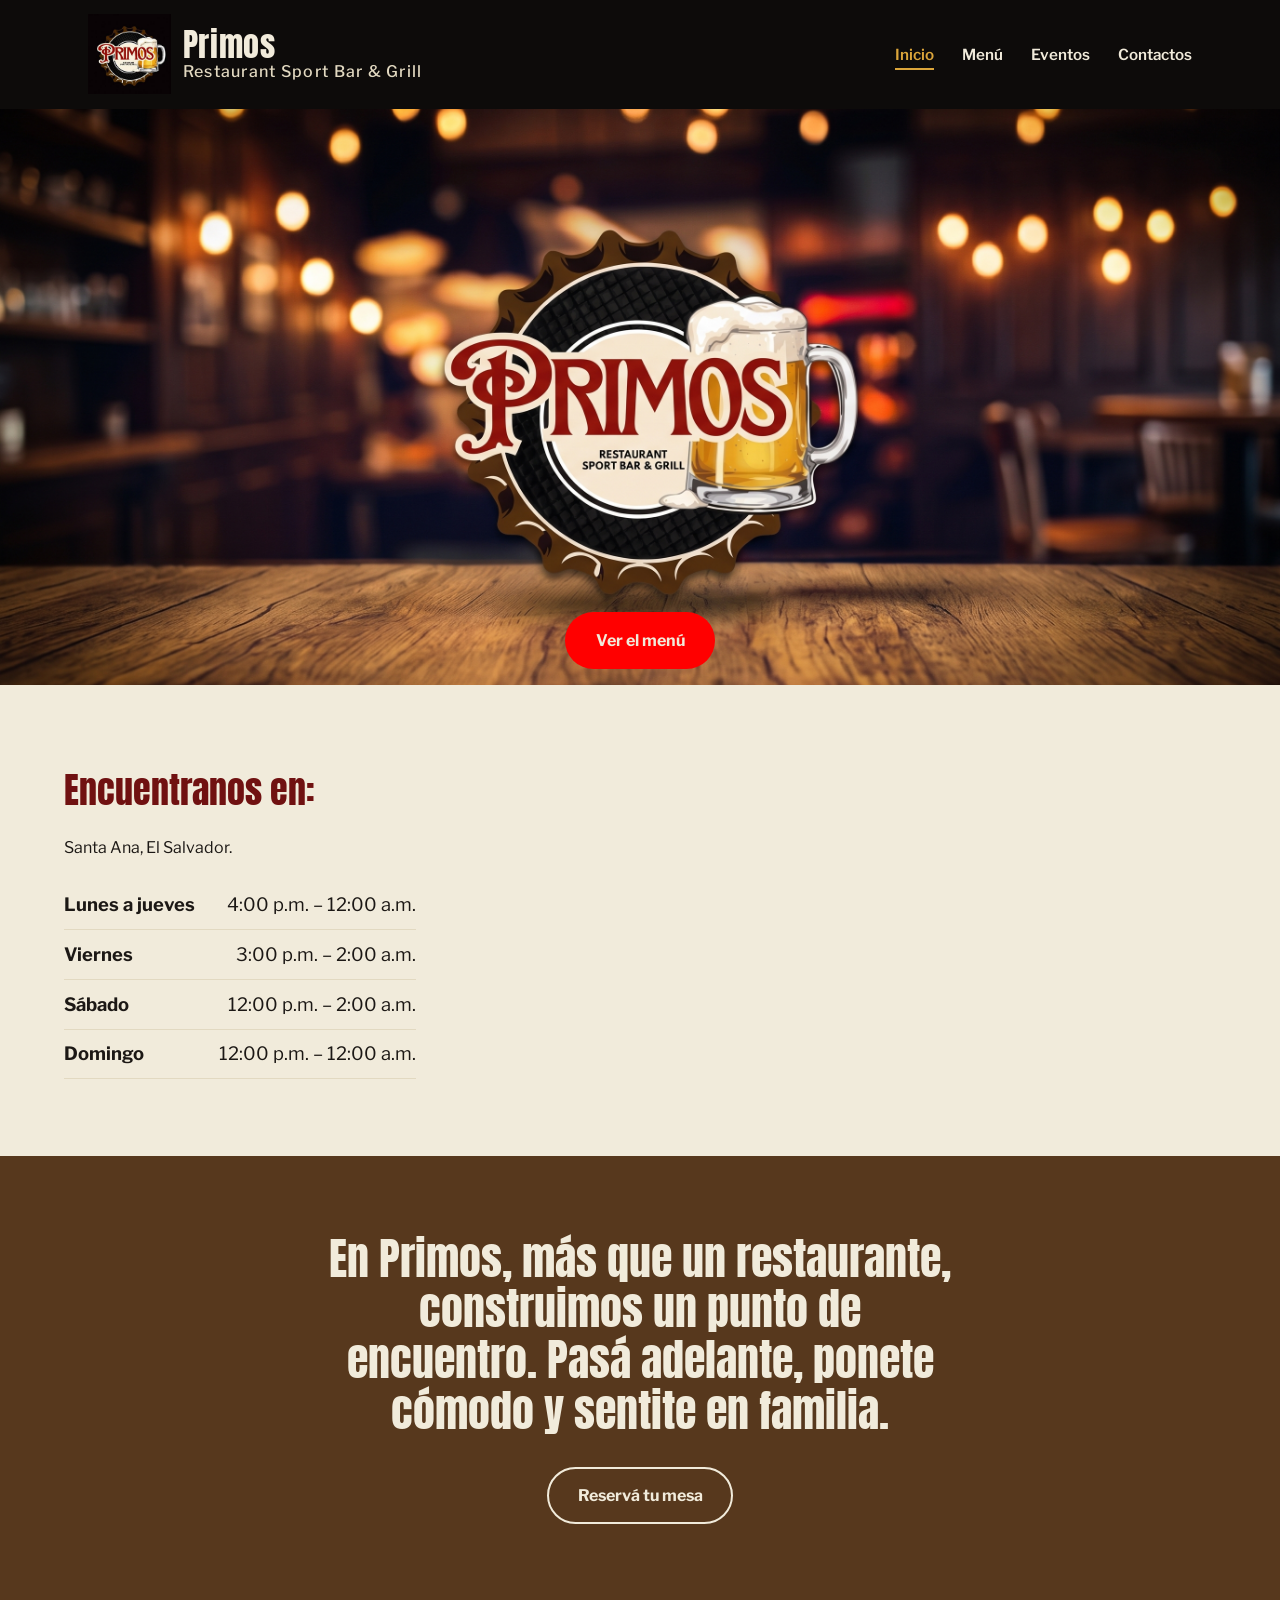
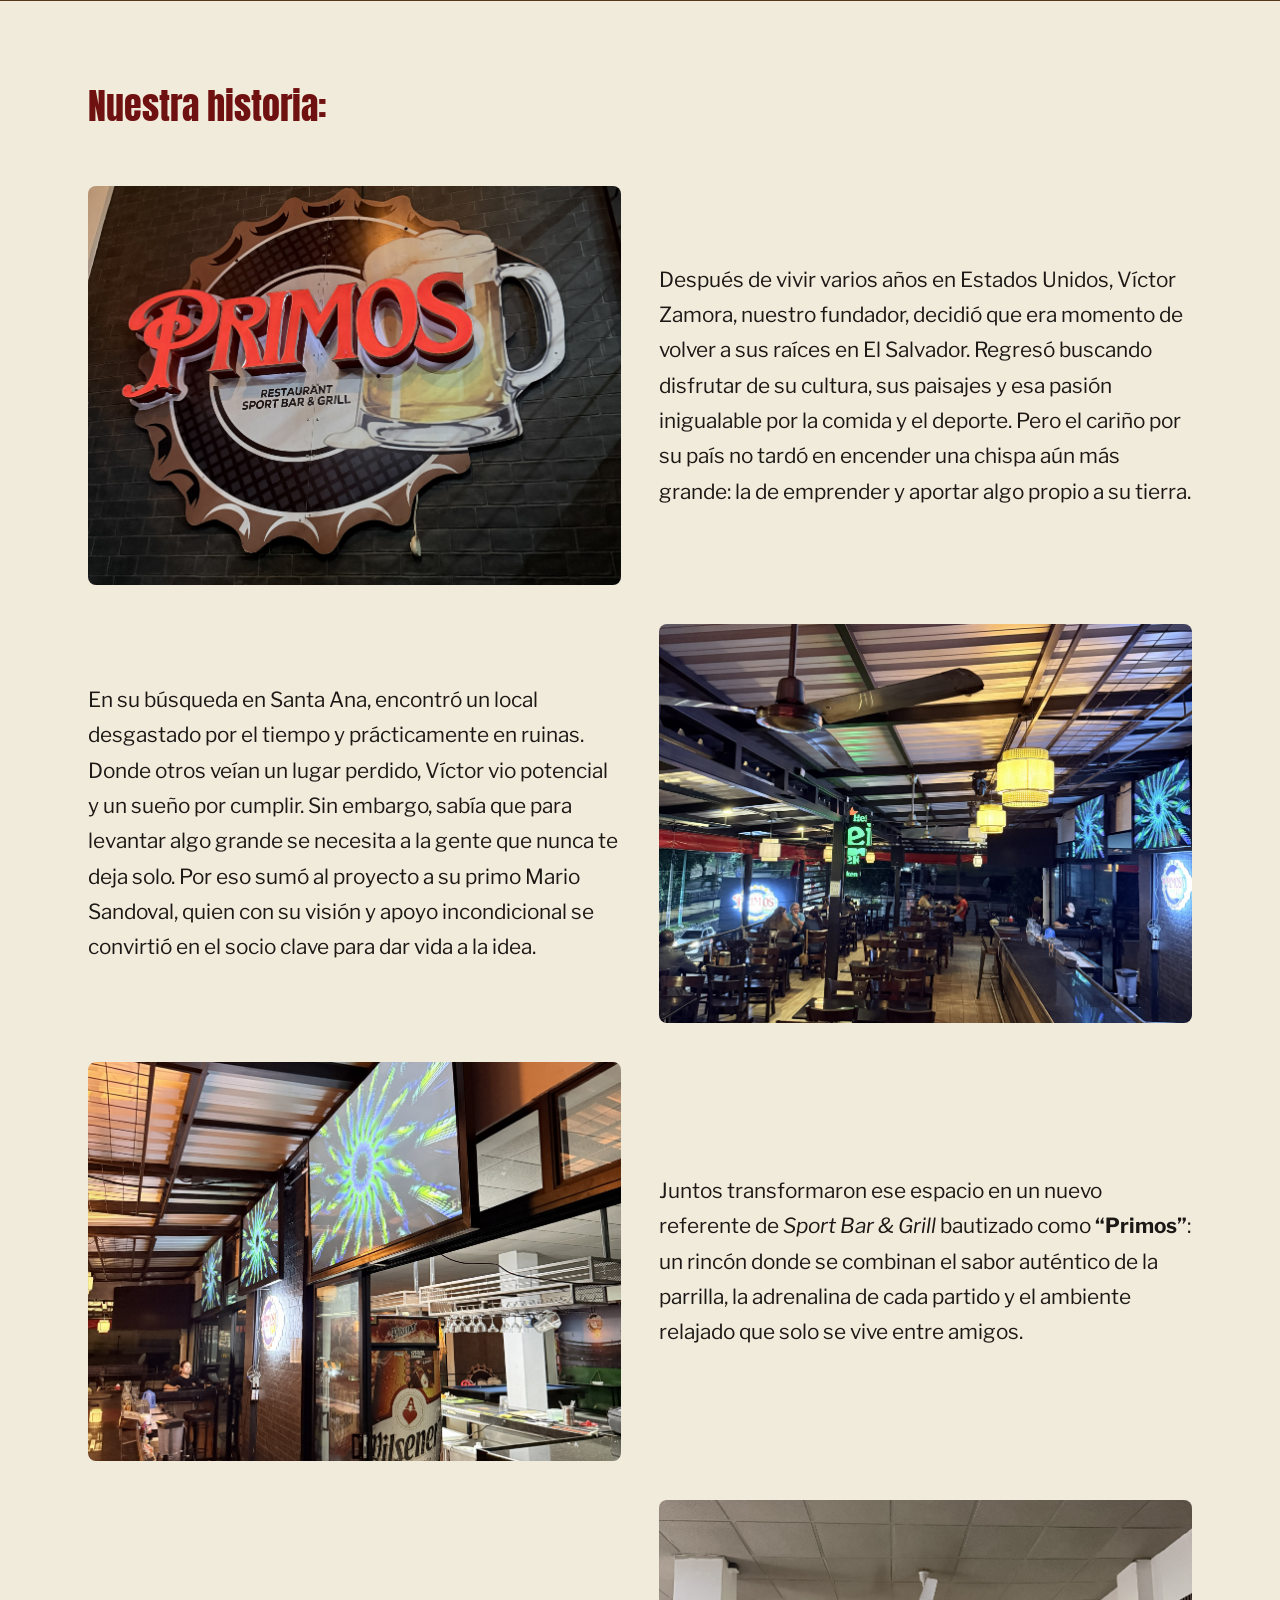
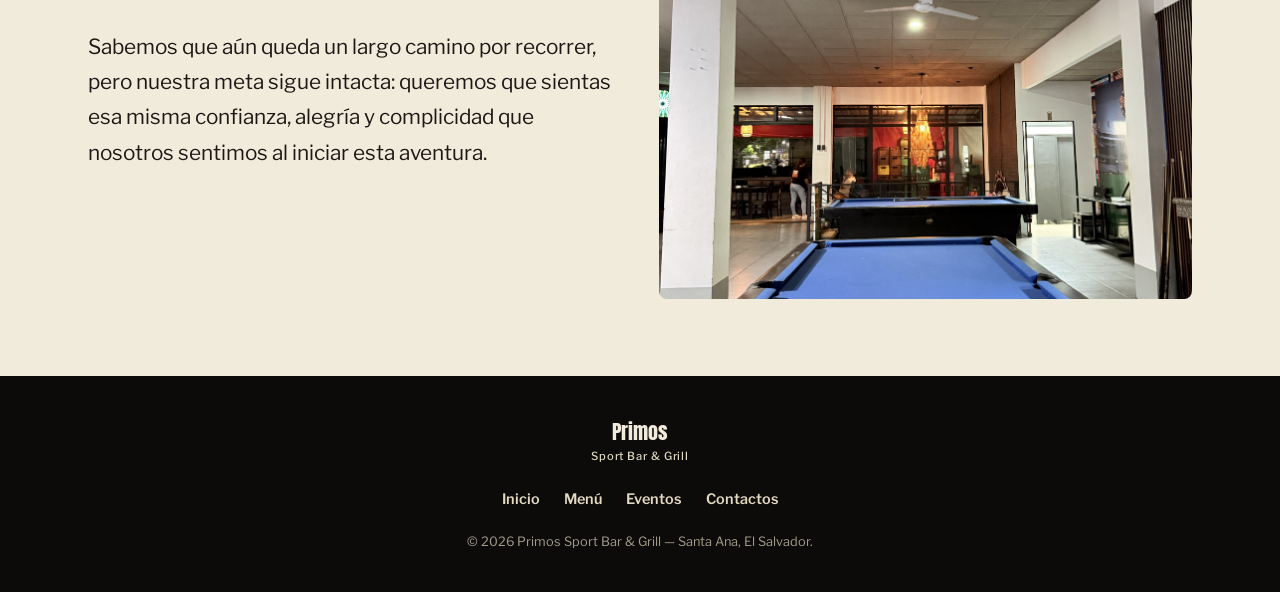
<file: index.html>
<!DOCTYPE html>
<html lang="es">
<head>
  <meta charset="UTF-8">
  <meta name="viewport" content="width=device-width, initial-scale=1.0">
  <title>Primos Sport Bar &amp; Grill | Santa Ana, El Salvador</title>
  <meta name="description" content="Primos Sport Bar & Grill en Santa Ana, El Salvador: parrilla, deporte y ambiente familiar en un mismo lugar.">
  
  <link rel="stylesheet" href="css/styles.css">
</head>
<body>

  <!-- ===================== ENCABEZADO Y NAVEGACIÓN ===================== -->
  <header class="site-header">
    <div class="site-header__inner">
      <a href="index.html" class="logo-slot" aria-label="Primos Sport Bar & Grill, ir al inicio">
           <img src="img/primos_logos.jpg" alt="Logo de Primos" class="logo-slot__img">
        <span class="logo-slot__wordmark">Primos<span class="logo-slot__tag"> Restaurant Sport Bar &amp; Grill</span></span>
      </a>

      <nav class="main-nav" aria-label="Navegación principal">
        <ul>
          <li><a href="index.html" aria-current="page">Inicio</a></li>
          <li><a href="menu.html">Menú</a></li>
          <li><a href="eventos.html">Eventos</a></li>
          <li><a href="contactos.html">Contactos</a></li>
        </ul>
      </nav>

    </div>
  </header>

  <main>
    <!-- ===================== HERO / PRIMERA LÍNEA EN GRANDE ===================== -->
    <section class="hero">
      <div class="hero__inner">
        <h1 class="visually-hidden">Primos Restaurant, Sport Bar &amp; Grill</h1>
        <a href="menu.html" class="btn btn--primary hero__cta">Ver el menú</a>
      </div>
    </section>

    <!-- ===================== Ubicacion ===================== -->
    <section class="location" aria-labelledby="ubicacion-titulo">
      <div class="location__inner">
        <div class="location__text">
          <h2 id="ubicacion-titulo">Encuentranos en:</h2>
          <p>Santa Ana, El Salvador.</p>
          <dl class="hours">
          <div class="hours__row">
            <dt>Lunes a jueves</dt>
              <dd><time>4:00 p.m.</time> – <time>12:00 a.m.</time></dd>
          </div>
          <div class="hours__row">
            <dt>Viernes</dt>
              <dd><time>3:00 p.m.</time> – <time>2:00 a.m.</time></dd>
          </div>
          <div class="hours__row">
            <dt>Sábado</dt>
              <dd><time>12:00 p.m.</time> – <time>2:00 a.m.</time></dd>
          </div>
          <div class="hours__row">
            <dt>Domingo</dt>
              <dd><time>12:00 p.m.</time> – <time>12:00 a.m.</time></dd>
          </div>
          </dl>
        </div>
        <div class="location__map">
          <!-- Mapa de referencia; se ajustará el punto exacto cuando se confirme la dirección final -->
          <iframe
            title="Ubicación de Primos Sport Bar & Grill en Santa Ana, El Salvador"
            src="https://www.google.com/maps/embed?pb=!1m18!1m12!1m3!1d3871.67476784816!2d-89.57222852582801!3d13.97795429201928!2m3!1f0!2f0!3f0!3m2!1i1024!2i768!4f13.1!3m3!1m2!1s0x8f62e900625b435f%3A0x1574dca2bbc0689b!2sPRIMOS%20SPORT%20BAR%20%26%20GRILL!5e0!3m2!1ses-419!2sus!4v1790543238806!5m2!1ses-419!2sus" 
            allowfullscreen
            loading="lazy"
            referrerpolicy="no-referrer-when-downgrade">
          </iframe>
        </div>
      </div>
    </section>

    <!-- ===================== CIERRE / LLAMADA A LA ACCIÓN EN GRANDE ===================== -->
    <section class="cta">
      <div class="cta__inner">
        <p class="cta__line">En Primos, más que un restaurante, construimos un punto de encuentro. Pasá adelante, ponete cómodo y sentite en familia.</p>
        <a href="contactos.html" class="btn btn--ghost">Reservá tu mesa</a>
      </div>
    </section>

    <!-- ===================== HISTORIA: PÁRRAFOS CON IMAGEN AL LADO ===================== -->
    <section class="story" aria-label="historia-titulo">
      <h2 id="historia-titulo" class="story__title">Nuestra historia:</h2>

      <article class="story__row">
       <div class="story__media">
          <img class="story__img" src="img/pared_logo.jpg" alt="Logo en la pared" loading="lazy">
        </div>
        <div class="story__text">
          <p>Después de vivir varios años en Estados Unidos, Víctor Zamora, nuestro fundador, decidió que era momento de volver a sus raíces en El Salvador. Regresó buscando disfrutar de su cultura, sus paisajes y esa pasión inigualable por la comida y el deporte. Pero el cariño por su país no tardó en encender una chispa aún más grande: la de emprender y aportar algo propio a su tierra.</p>
        </div>
      </article>

      <article class="story__row story__row--reverse">
        <div class="story__media">
          <img class="story__img" src="img/mesas.jpg" alt="Mesas" loading="lazy">
        </div>
        <div class="story__text">
          <p>En su búsqueda en Santa Ana, encontró un local desgastado por el tiempo y prácticamente en ruinas. Donde otros veían un lugar perdido, Víctor vio potencial y un sueño por cumplir. Sin embargo, sabía que para levantar algo grande se necesita a la gente que nunca te deja solo. Por eso sumó al proyecto a su primo Mario Sandoval, quien con su visión y apoyo incondicional se convirtió en el socio clave para dar vida a la idea.</p>
        </div>
      </article>

      <article class="story__row">
        <div class="story__media">
          <img class="story__img" src="img/barra.jpg" alt="Barra" loading="lazy">
        </div>
        <div class="story__text">
          <p>Juntos transformaron ese espacio en un nuevo referente de <em>Sport Bar &amp; Grill</em> bautizado como <strong>“Primos”</strong>: un rincón donde se combinan el sabor auténtico de la parrilla, la adrenalina de cada partido y el ambiente relajado que solo se vive entre amigos.</p>
        </div>
      </article>

      <article class="story__row story__row--reverse">
        <div class="story__media">
          <img class="story__img" src="img/billar.jpg" alt="Mesas de billar" loading="lazy">
        </div>
        <div class="story__text">
          <p>Sabemos que aún queda un largo camino por recorrer, pero nuestra meta sigue intacta: queremos que sientas esa misma confianza, alegría y complicidad que nosotros sentimos al iniciar esta aventura.</p>
        </div>
      </article>

    </section>

  </main>

  <!-- ===================== PIE DE PÁGINA ===================== -->
  <footer class="site-footer">
    <div class="site-footer__inner">
      <p class="site-footer__brand">Primos <span>Sport Bar &amp; Grill</span></p>
      <nav aria-label="Navegación del pie de página">
        <ul>
          <li><a href="index.html">Inicio</a></li>
          <li><a href="menu.html">Menú</a></li>
          <li><a href="eventos.html">Eventos</a></li>
          <li><a href="contactos.html">Contactos</a></li>
        </ul>
      </nav>
      <p class="site-footer__copy">&copy; 2026 Primos Sport Bar &amp; Grill — Santa Ana, El Salvador.</p>
    </div>
  </footer>

</body>
</html>
</file>
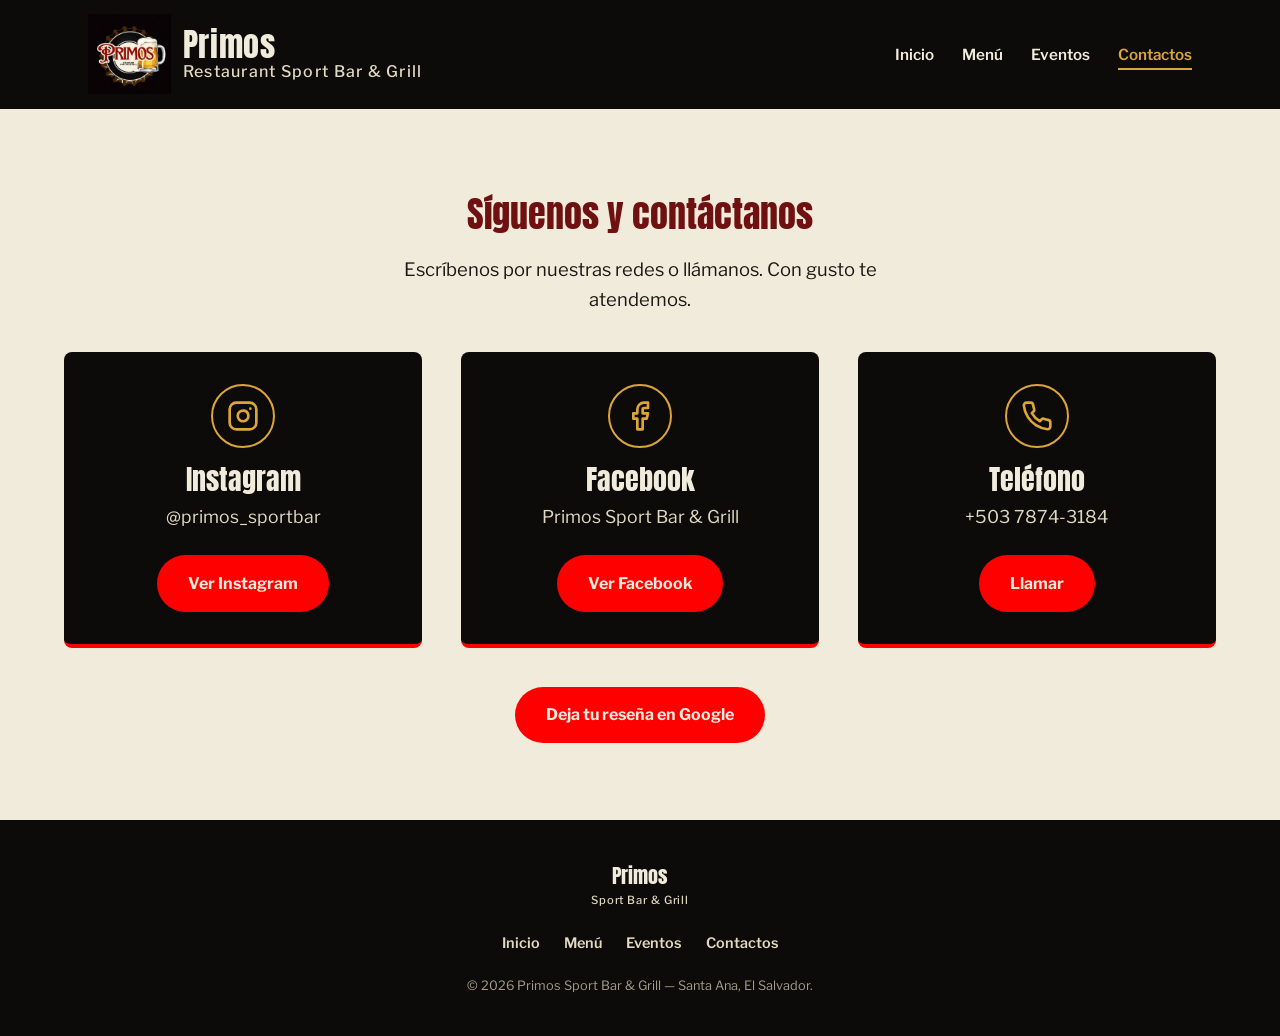
<file: contactos.html>
<!DOCTYPE html>
<html lang="es">
<head>
  <meta charset="UTF-8">
  <meta name="viewport" content="width=device-width, initial-scale=1.0">
  <title>Contactos | Primos Sport Bar &amp; Grill</title>
  <meta name="description" content="Síguenos en Instagram y Facebook, llámanos o deja tu reseña de Google sobre Primos Sport Bar & Grill en Santa Ana, El Salvador.">
  
  <link rel="stylesheet" href="css/styles.css">
  <link rel="stylesheet" href="css/estilo_contactos.css">
</head>

<body>

  <!-- ===================== ENCABEZADO Y NAVEGACIÓN (idéntico al de index) ===================== -->
  <header class="site-header">
    <div class="site-header__inner">
      <a href="index.html" class="logo-slot" aria-label="Primos Sport Bar & Grill, ir al inicio">
           <img src="img/primos_logos.jpg" alt="Logo de Primos" class="logo-slot__img">
        <span class="logo-slot__wordmark">Primos<span class="logo-slot__tag"> Restaurant Sport Bar &amp; Grill</span></span>
      </a>

      <nav class="main-nav" aria-label="Navegación principal">
        <ul>
          <li><a href="index.html">Inicio</a></li>
          <li><a href="menu.html">Menú</a></li>
          <li><a href="eventos.html">Eventos</a></li>
          <li><a href="contactos.html" aria-current="page">Contactos</a></li>
        </ul>
      </nav>

    </div>
  </header>

  <main>

    <!-- ===================== SÍGUENOS Y CONTÁCTANOS ===================== -->
    <section class="contact" aria-labelledby="contacto-titulo">
      <div class="contact__inner">

        <h1 id="contacto-titulo" class="section-title">Síguenos y contáctanos</h1>
        <p class="contact__intro">Escríbenos por nuestras redes o llámanos. Con gusto te atendemos.</p>

        <ul class="contact__list">

          <!-- Instagram -->
          <li class="contact-card">
            <span class="contact-card__icon" aria-hidden="true">
              <svg viewBox="0 0 24 24" fill="none" stroke="currentColor" stroke-width="2" stroke-linecap="round" stroke-linejoin="round">
                <rect x="2" y="2" width="20" height="20" rx="5"></rect>
                <path d="M16 11.37A4 4 0 1 1 12.63 8 4 4 0 0 1 16 11.37z"></path>
                <line x1="17.5" y1="6.5" x2="17.51" y2="6.5"></line>
              </svg>
            </span>
            <h2 class="contact-card__title">Instagram</h2>
            <p class="contact-card__detail">@primos_sportbar</p>
            <a href="https://www.instagram.com/primos_sportbar/" class="btn btn--primary" target="_blank" rel="noopener noreferrer">Ver Instagram</a>
          </li>

          <!-- Facebook -->
          <li class="contact-card">
            <span class="contact-card__icon" aria-hidden="true">
              <svg viewBox="0 0 24 24" fill="none" stroke="currentColor" stroke-width="2" stroke-linecap="round" stroke-linejoin="round">
                <path d="M18 2h-3a5 5 0 0 0-5 5v3H7v4h3v8h4v-8h3l1-4h-4V7a1 1 0 0 1 1-1h3z"></path>
              </svg>
            </span>
            <h2 class="contact-card__title">Facebook</h2>
            <p class="contact-card__detail">Primos Sport Bar &amp; Grill</p>
            <a href="https://www.facebook.com/profile.php?id=61573496244179&amp;locale=es_LA&amp;checkpoint_src=any" class="btn btn--primary" target="_blank" rel="noopener noreferrer">Ver Facebook</a>
          </li>

          <!-- Teléfono -->
          <li class="contact-card">
            <span class="contact-card__icon" aria-hidden="true">
              <svg viewBox="0 0 24 24" fill="none" stroke="currentColor" stroke-width="2" stroke-linecap="round" stroke-linejoin="round">
                <path d="M22 16.92v3a2 2 0 0 1-2.18 2 19.79 19.79 0 0 1-8.63-3.07 19.5 19.5 0 0 1-6-6 19.79 19.79 0 0 1-3.07-8.67A2 2 0 0 1 4.11 2h3a2 2 0 0 1 2 1.72 12.84 12.84 0 0 0 .7 2.81 2 2 0 0 1-.45 2.11L8.09 9.91a16 16 0 0 0 6 6l1.27-1.27a2 2 0 0 1 2.11-.45 12.84 12.84 0 0 0 2.81.7A2 2 0 0 1 22 16.92z"></path>
              </svg>
            </span>
            <h2 class="contact-card__title">Teléfono</h2>
            <p class="contact-card__detail">+503 7874-3184</p>
            <a href="tel:+50378743184" class="btn btn--primary">Llamar</a>
          </li>

        </ul>

        <!-- Botón de reseña de Google -->
        <div class="contact__review">
          <a href="https://search.google.com/local/writereview?placeid=ChIJX0NbYgDpYo8Rm2jAu6LcdBU" class="btn btn--primary" target="_blank" rel="noopener noreferrer">Deja tu reseña en Google</a>
        </div>

      </div>
    </section> 

  </main>

  <!-- ===================== PIE DE PÁGINA (idéntico al de index) ===================== -->
  <footer class="site-footer">
    <div class="site-footer__inner">
      <p class="site-footer__brand">Primos <span>Sport Bar &amp; Grill</span></p>
      <nav aria-label="Navegación del pie de página">
        <ul>
          <li><a href="index.html">Inicio</a></li>
          <li><a href="menu.html">Menú</a></li>
          <li><a href="eventos.html">Eventos</a></li>
          <li><a href="contactos.html">Contactos</a></li>
        </ul>
      </nav>
      <p class="site-footer__copy">&copy; 2026 Primos Sport Bar &amp; Grill — Santa Ana, El Salvador.</p>
    </div>
  </footer>

</body>
</html>
</file>
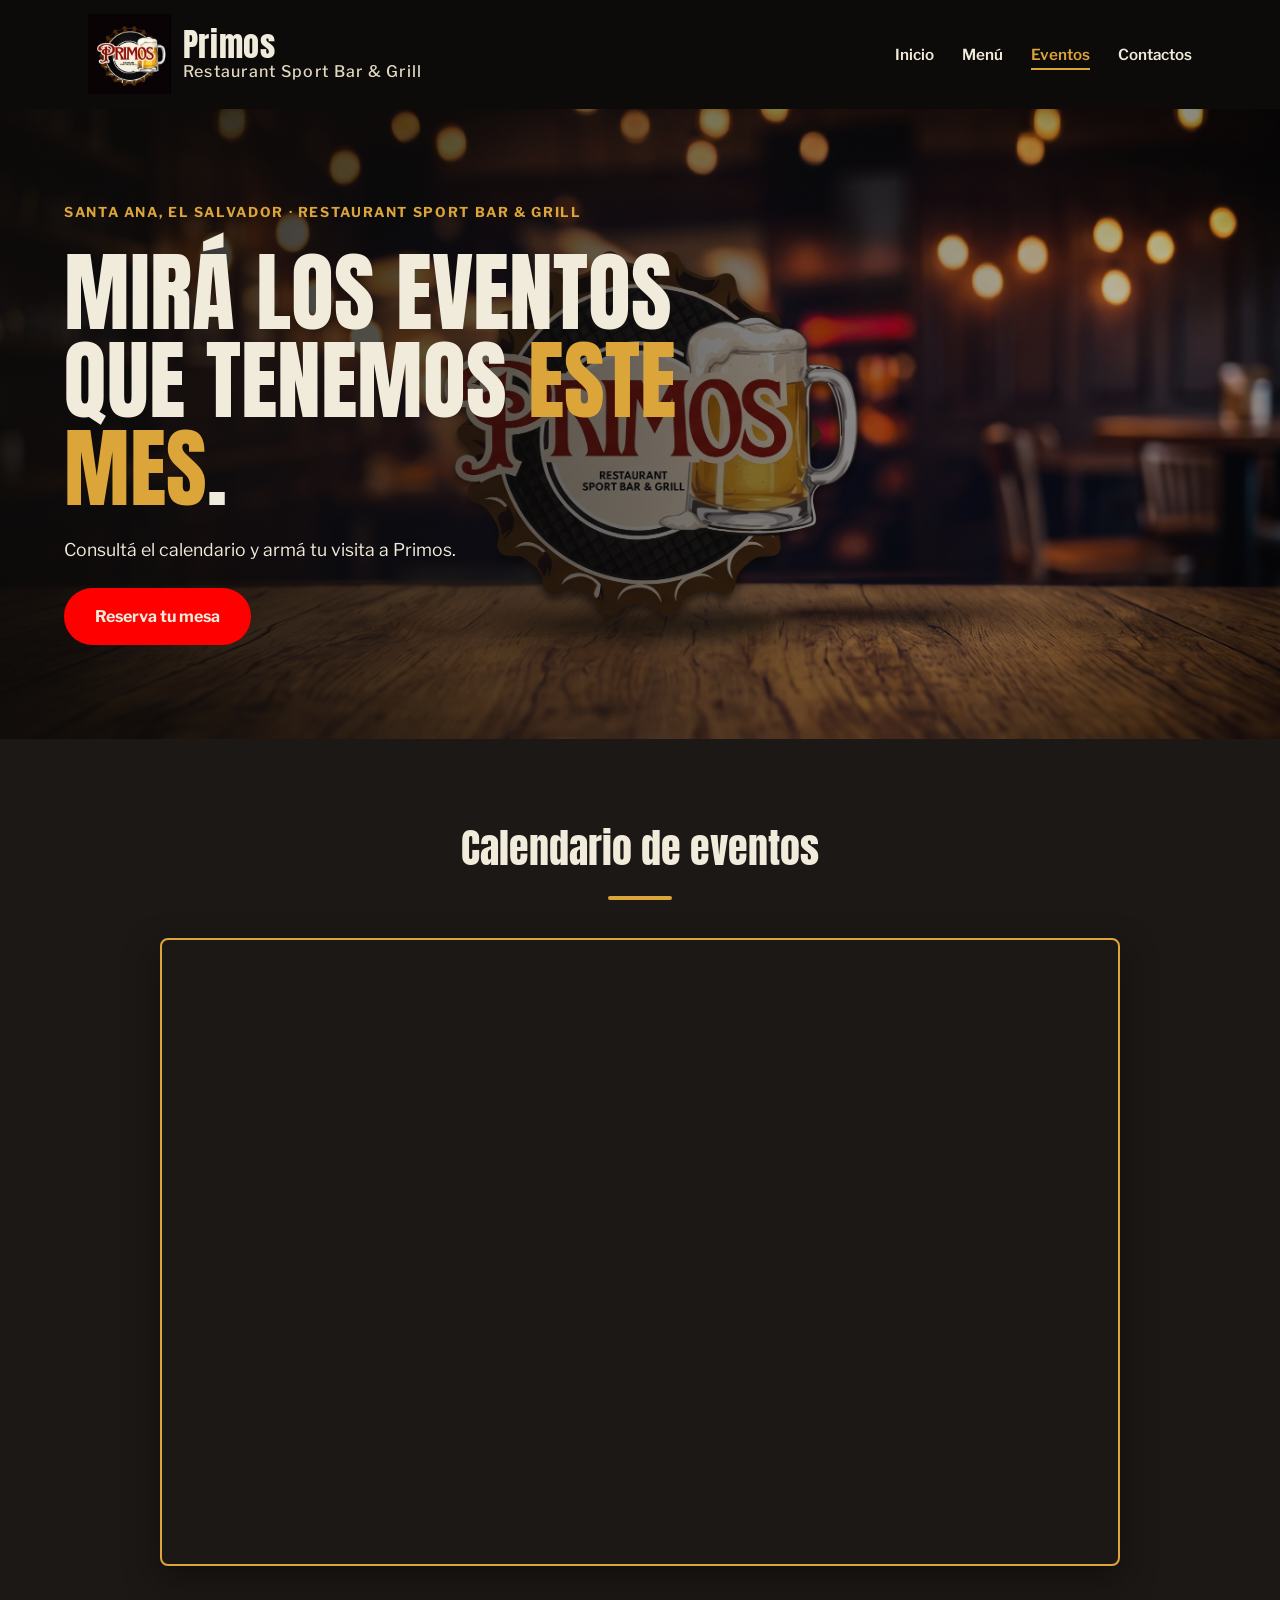
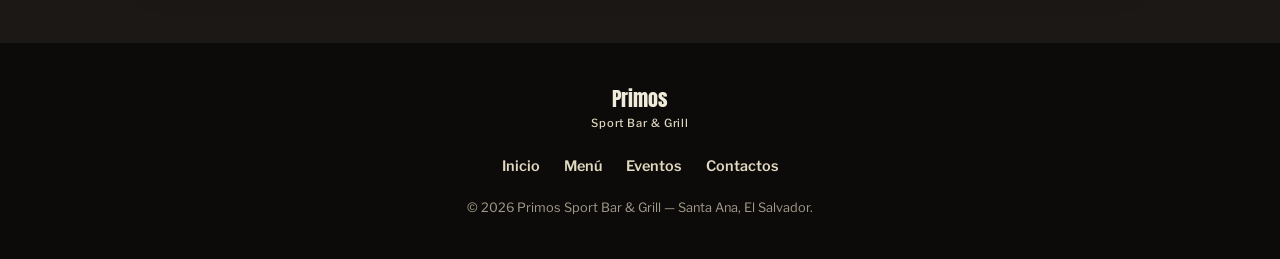
<file: eventos.html>
<!DOCTYPE html>
<html lang="es">

<head>
  <meta charset="UTF-8">
  <meta name="viewport" content="width=device-width, initial-scale=1.0">
  <title>Eventos | Primos Sport Bar &amp; Grill</title>
  <meta name="description"
    content="Mirá los eventos de este mes en Primos Sport Bar &amp; Grill, Santa Ana. Consultá el calendario y contactanos.">

  <link rel="stylesheet" href="css/styles.css">
  <link rel="stylesheet" href="css/estilo_eventos.css">
</head>

<body>

  <!-- ===================== ENCABEZADO Y NAVEGACIÓN ===================== -->
  <header class="site-header">
    <div class="site-header__inner">
      <a href="index.html" class="logo-slot" aria-label="Primos Sport Bar & Grill, ir al inicio">
        <img src="img/primos_logos.jpg" alt="Logo de Primos" class="logo-slot__img">
        <span class="logo-slot__wordmark">Primos<span class="logo-slot__tag"> Restaurant Sport Bar &amp;
            Grill</span></span>
      </a>

      <nav class="main-nav" aria-label="Navegación principal">
        <ul>
          <li><a href="index.html">Inicio</a></li>
          <li><a href="menu.html">Menú</a></li>
          <li><a href="eventos.html" aria-current="page">Eventos</a></li>
          <li><a href="contactos.html">Contactos</a></li>
        </ul>
      </nav>
    </div>
  </header>

  <main>
    <!-- ===================== PORTADA DE EVENTOS ===================== -->
    <section class="events-hero" aria-labelledby="eventos-titulo">
      <div class="events-hero__content">
        <p class="events-hero__eyebrow">Santa Ana, El Salvador · Restaurant Sport Bar &amp; Grill</p>
        <h1 id="eventos-titulo" class="events-hero__title">
          Mirá los eventos que tenemos <span class="events-hero__accent">este mes</span>.
        </h1>
        <p class="events-hero__text">Consultá el calendario y armá tu visita a Primos.</p>
        <a href="contactos.html" class="btn btn--primary">Reserva tu mesa</a>
      </div>
    </section>

    <!-- ===================== CALENDARIO ===================== -->
    <section id="calendario" class="events-calendar" aria-labelledby="calendario-titulo">
      <div class="events-calendar__inner">
        <h2 id="calendario-titulo" class="events-calendar__title">Calendario de eventos</h2>

        <div class="events-calendar__frame">
          <iframe class="events-calendar__month"
            title="Calendario mensual de eventos de Primos Sport Bar &amp; Grill"
            src="https://calendar.google.com/calendar/embed?src=f7c6693de1e029065d113ec6186fd1ceced6dcf48c4e4f0e9506ce565894ec8b%40group.calendar.google.com&amp;ctz=America%2FEl_Salvador&amp;hl=es&amp;mode=MONTH&amp;showTitle=0&amp;showPrint=0&amp;showCalendars=0&amp;showTz=0"
            loading="lazy"></iframe>

          <iframe class="events-calendar__agenda"
            title="Agenda de eventos de Primos Sport Bar &amp; Grill"
            src="https://calendar.google.com/calendar/embed?src=f7c6693de1e029065d113ec6186fd1ceced6dcf48c4e4f0e9506ce565894ec8b%40group.calendar.google.com&amp;ctz=America%2FEl_Salvador&amp;hl=es&amp;mode=AGENDA&amp;showTitle=0&amp;showPrint=0&amp;showCalendars=0&amp;showTz=0"
            loading="lazy"></iframe>
        </div>
      </div>
    </section>

  </main>

  <footer class="site-footer">
    <div class="site-footer__inner">
      <p class="site-footer__brand">Primos <span>Sport Bar &amp; Grill</span></p>
      <nav aria-label="Navegación del pie de página">
        <ul>
          <li><a href="index.html">Inicio</a></li>
          <li><a href="menu.html">Menú</a></li>
          <li><a href="eventos.html">Eventos</a></li>
          <li><a href="contactos.html">Contactos</a></li>
        </ul>
      </nav>
      <p class="site-footer__copy">&copy; 2026 Primos Sport Bar &amp; Grill — Santa Ana, El Salvador.</p>
    </div>
  </footer>

</body>

</html>
</file>
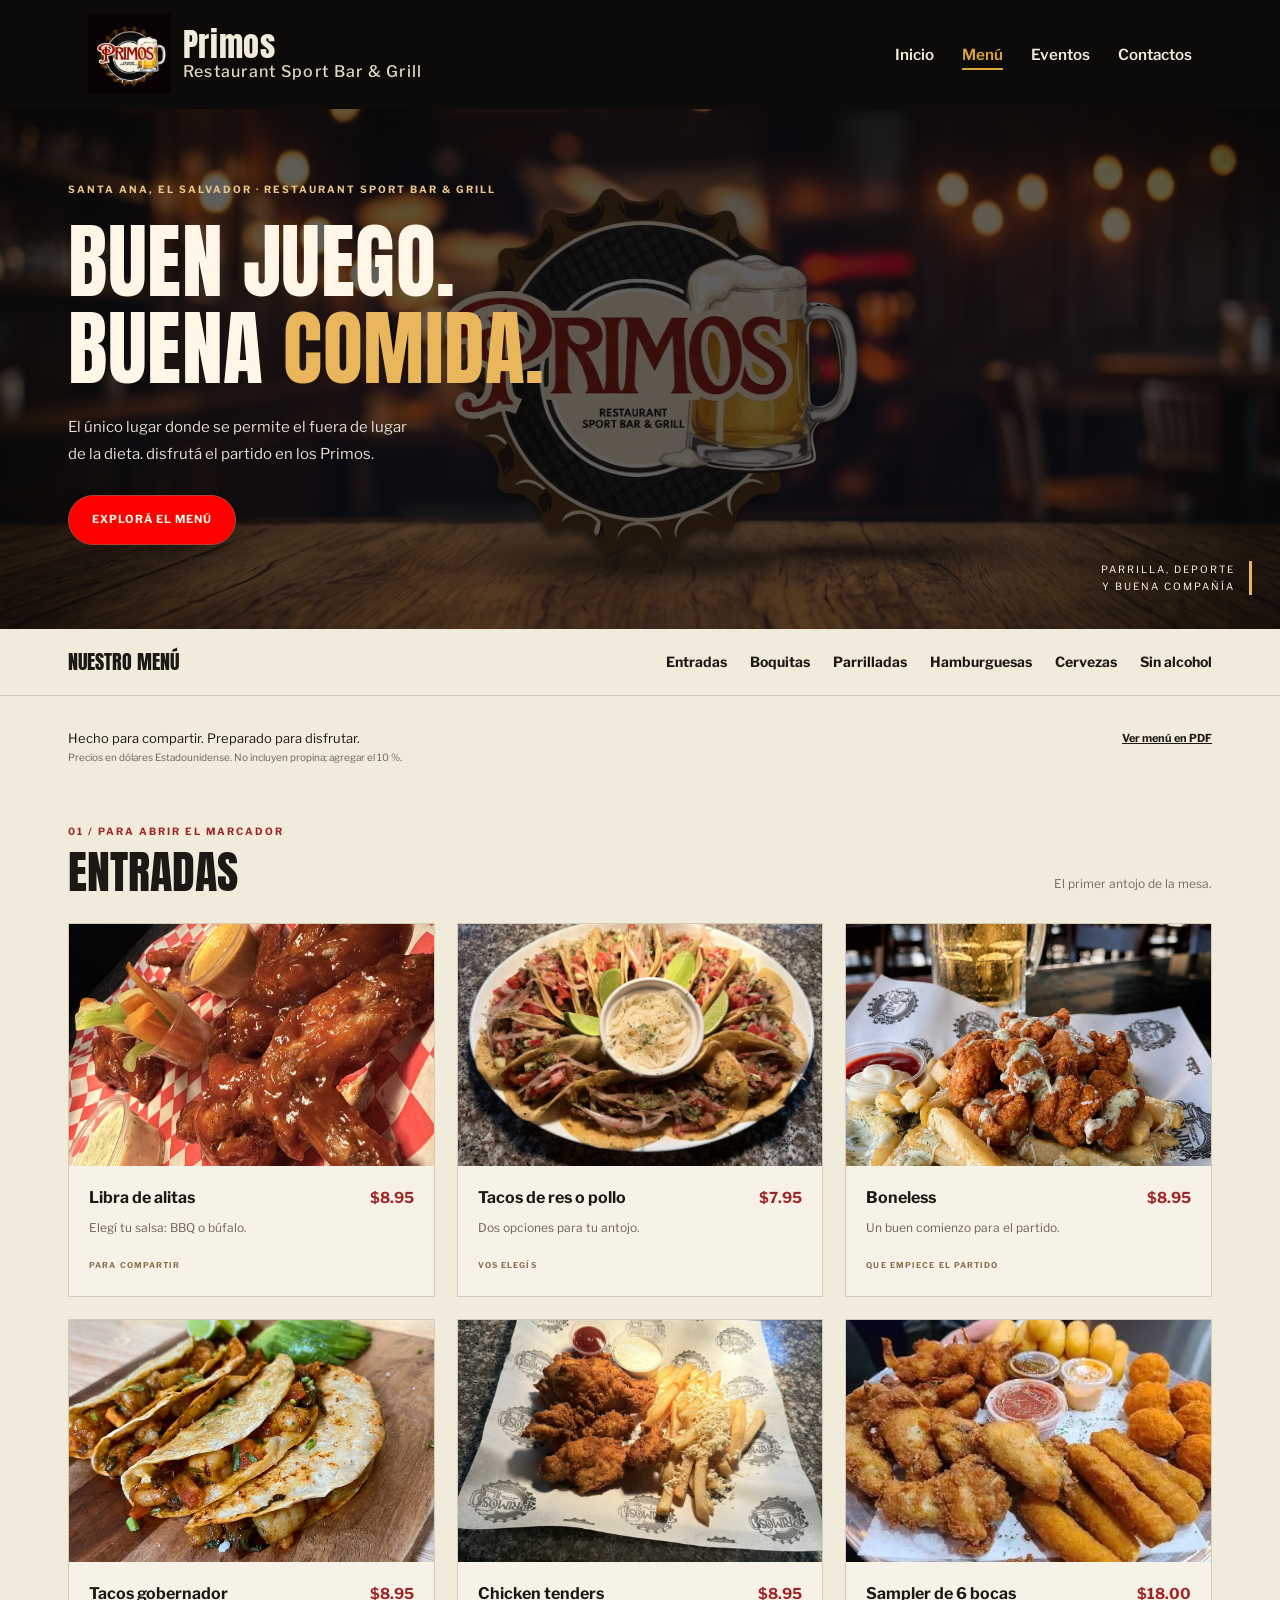
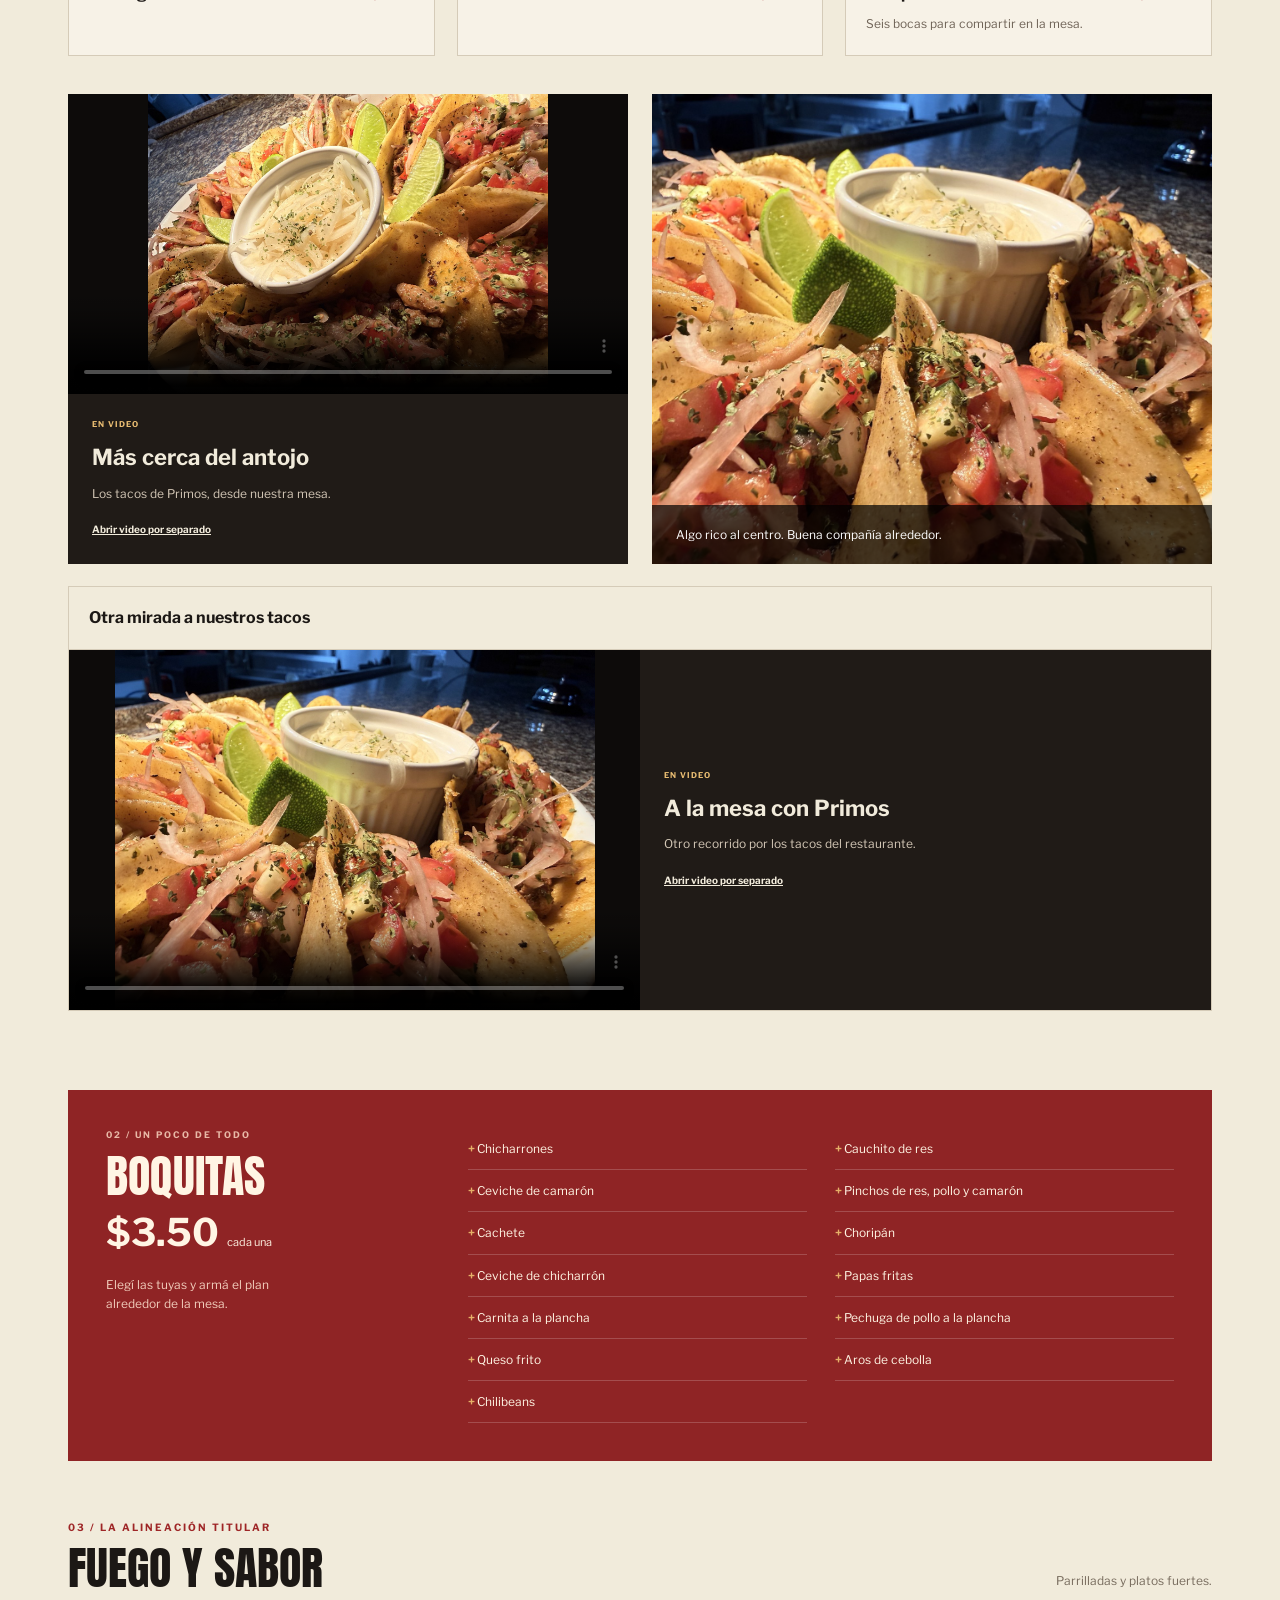
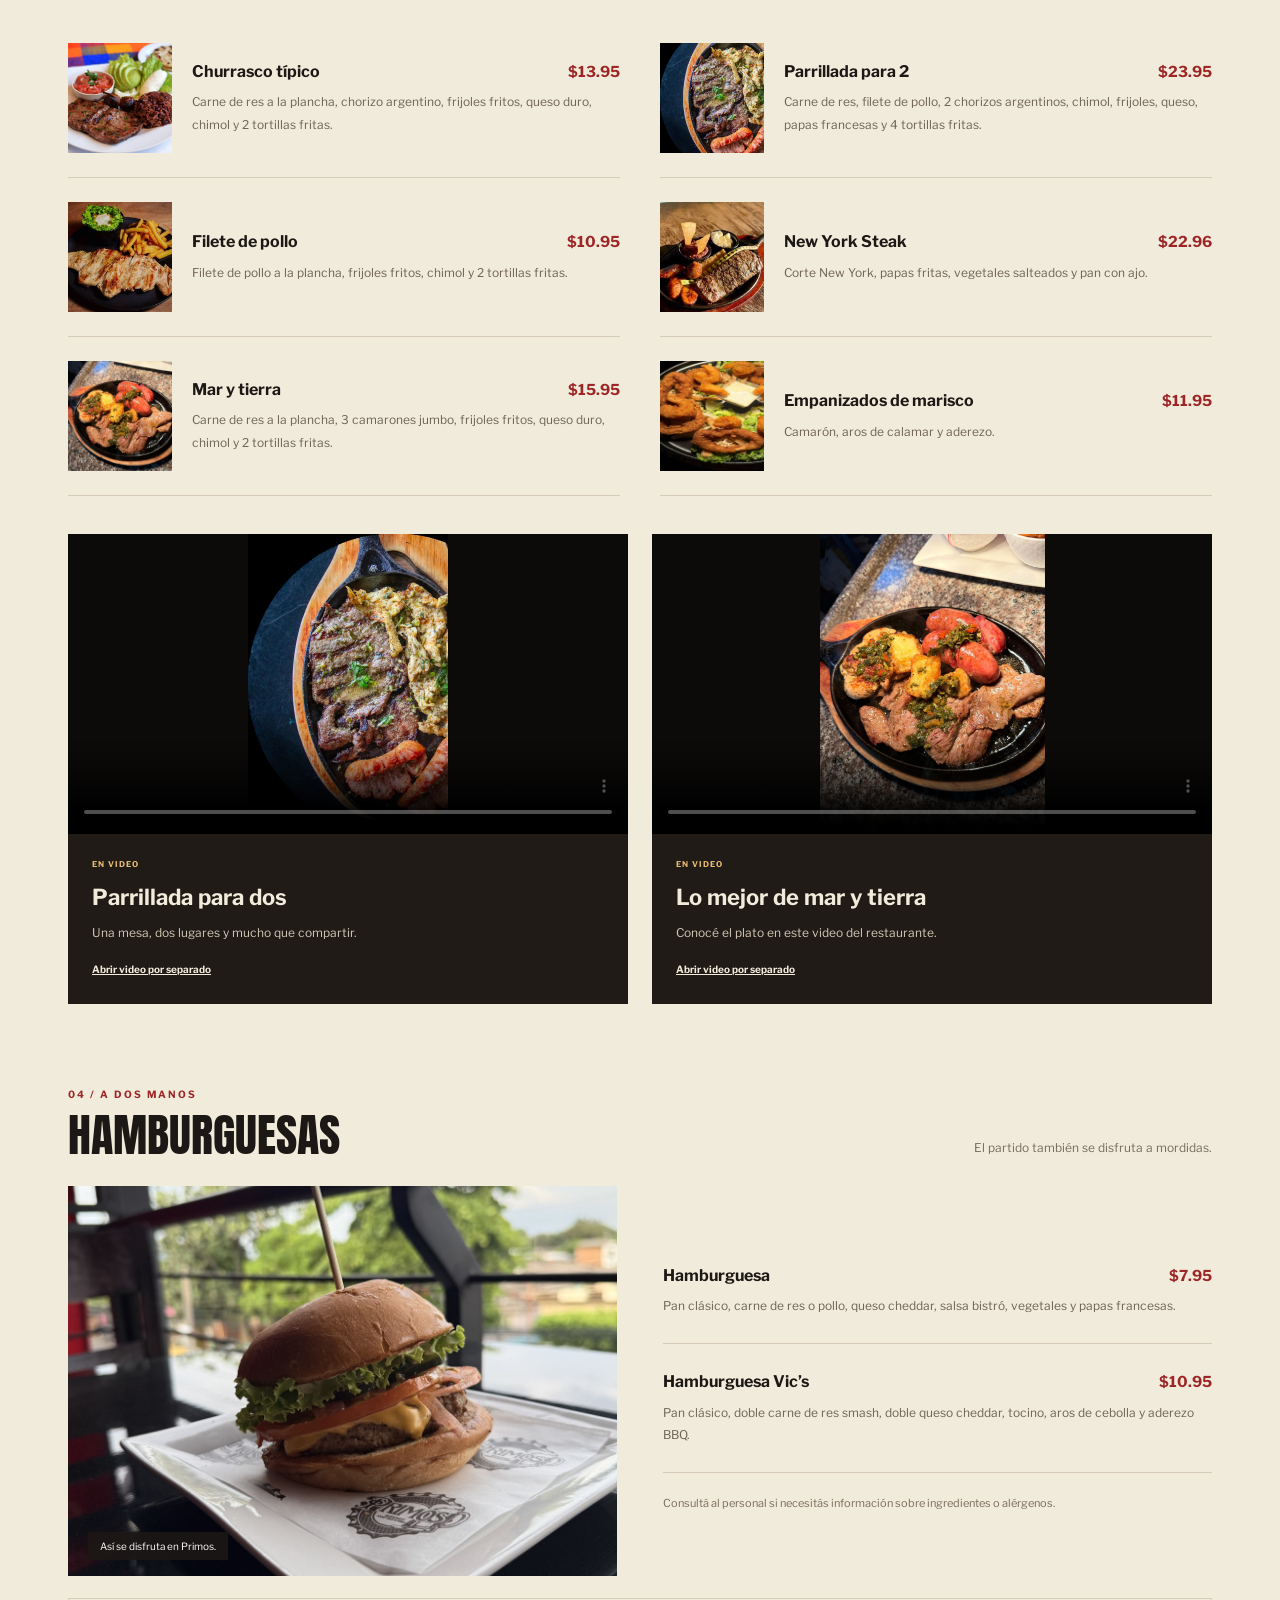
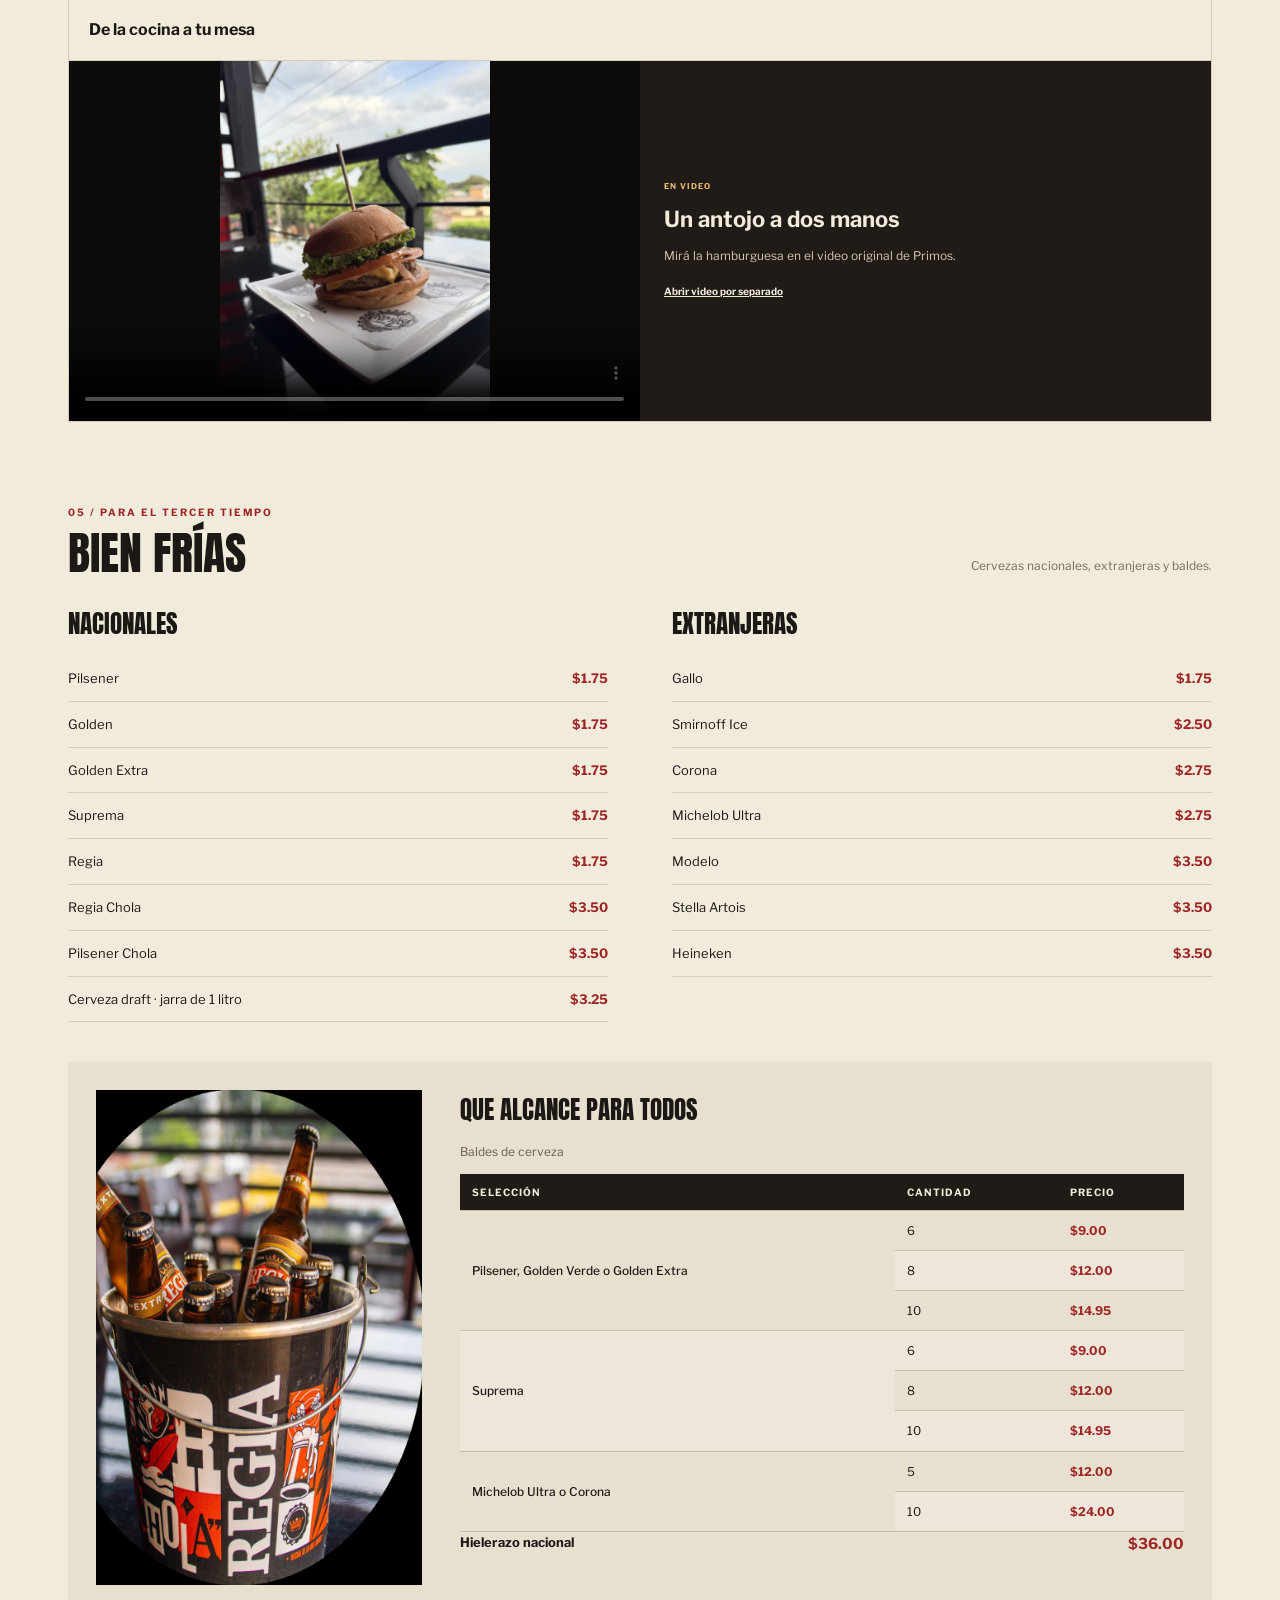
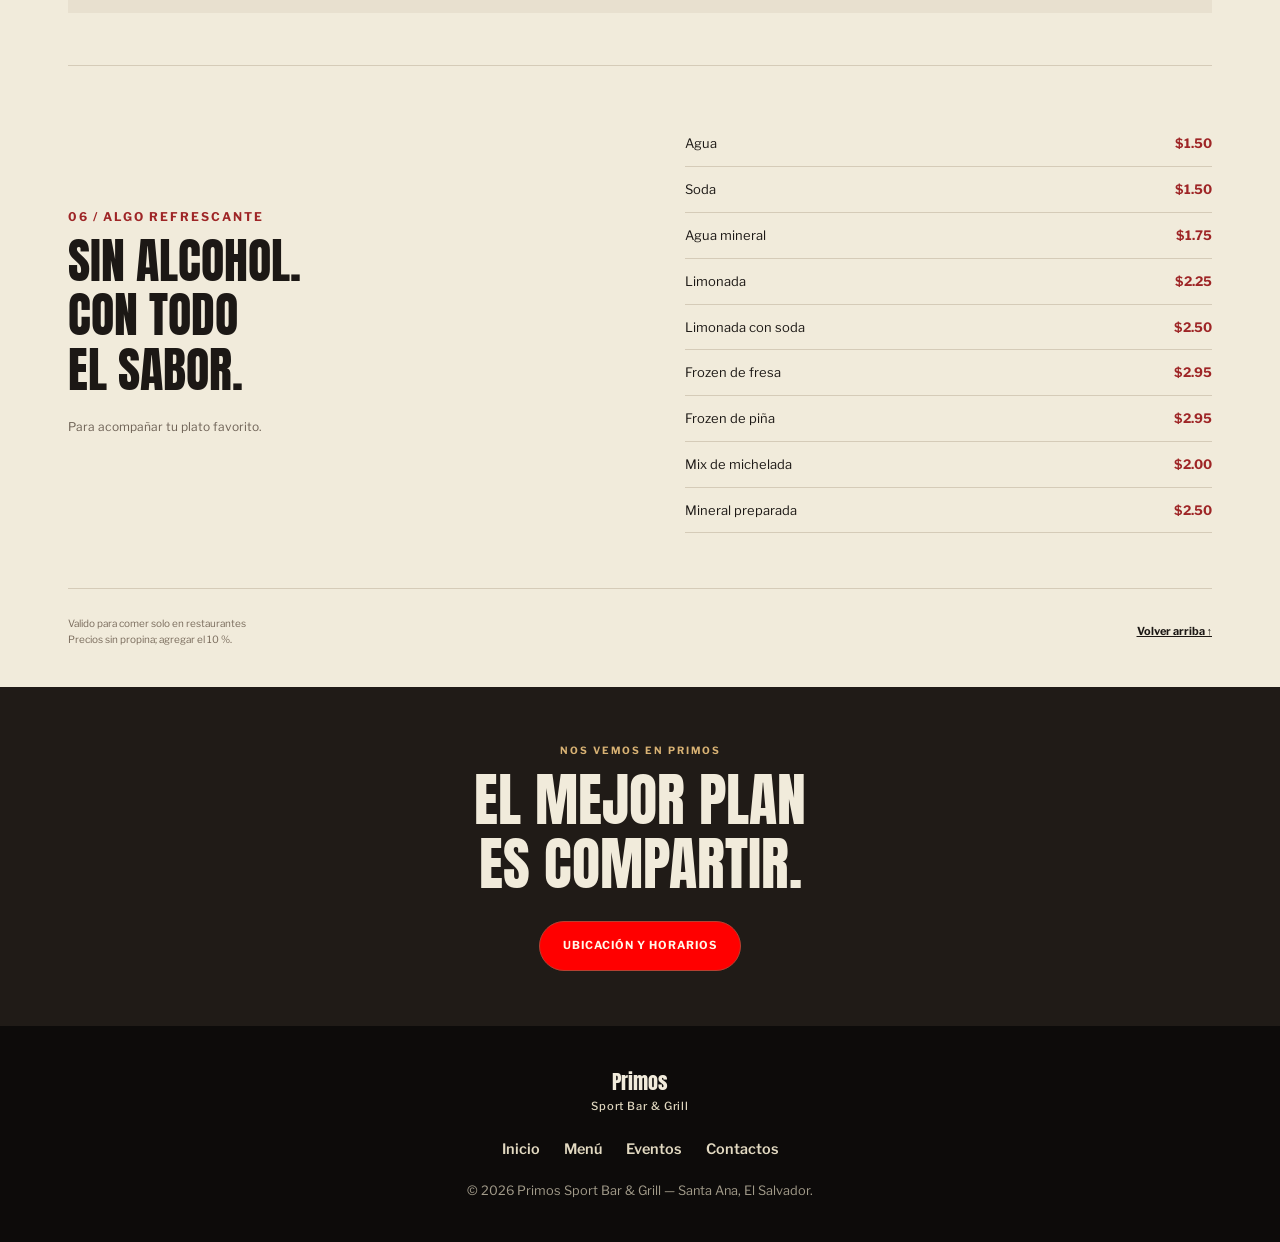
<file: menu.html>
<!DOCTYPE html>
<html lang="es">

<head>
  <meta charset="UTF-8">
  <meta name="viewport" content="width=device-width, initial-scale=1.0">
  <meta name="description" content="Explorá el menú de Primos Restaurant Sport Bar & Grill en Santa Ana, El Salvador.">
  <title>Menú | Primos Sport Bar &amp; Grill</title>
  
  <link rel="stylesheet" href="css/styles.css">
  <link rel="stylesheet" href="css/menu.css">
</head>

<body class="menu-page" id="arriba">
  <a class="skip-link" href="#carta">Saltar al menú</a>
  <header class="site-header">
    <div class="site-header__inner">
      <a href="index.html" class="logo-slot" aria-label="Primos Sport Bar & Grill, ir al inicio">
           <img src="img/primos_logos.jpg" alt="Logo de Primos" class="logo-slot__img">
        <span class="logo-slot__wordmark">Primos<span class="logo-slot__tag"> Restaurant Sport Bar &amp; Grill</span></span>
      </a>

      <nav class="main-nav" aria-label="Navegación principal">
        <ul>
          <li><a href="index.html">Inicio</a></li>
          <li><a href="menu.html" aria-current="page">Menú</a></li>
          <li><a href="eventos.html">Eventos</a></li>
          <li><a href="contactos.html">Contactos</a></li>
        </ul>
      </nav>

    </div>
  </header>


  <main>  
    <section class="menu-hero" aria-labelledby="menu-title">
      <div class="menu-hero__inner">
        <p class="eyebrow">SANTA ANA, EL SALVADOR · RESTAURANT SPORT BAR &amp; GRILL</p>
        <h1 id="menu-title">BUEN JUEGO.<br>BUENA <span>COMIDA.</span></h1>
        <p class="menu-hero__description">El único lugar donde se permite el fuera de lugar<br class="desktop-break">
        de la dieta. disfrutá el partido en los Primos.</p>
        <a class="menu-button" href="#carta">EXPLORÁ EL MENÚ </a>
      </div>
      <p class="menu-hero__stamp">PARRILLA, DEPORTE<br>Y BUENA COMPAÑÍA</p>
    </section>


    <nav class="category-nav" aria-label="Categorías del menú">
      <div class="category-nav__inner"><span class="category-nav__label">NUESTRO MENÚ</span>
        <ul>
          <li><a href="#entradas">Entradas</a></li>
          <li><a href="#boquitas">Boquitas</a></li>
          <li><a href="#parrilladas">Parrilladas</a></li>
          <li><a href="#hamburguesas">Hamburguesas</a></li>
          <li><a href="#cervezas">Cervezas</a></li>
          <li><a href="#sin-alcohol">Sin alcohol</a></li>
        </ul>
      </div>
    </nav>

    <div class="menu-content" id="carta">
      <div class="menu-intro">
        <p>Hecho para compartir. Preparado para disfrutar.</p><a class="text-link" href="documentos/menu-primos.pdf"
          target="_blank" rel="noopener">Ver menú en PDF</a>
      </div>
      <p class="price-note">Precios en dólares Estadounidense. No incluyen propina; agregar el 10 %.</p>

      <section class="menu-section" id="entradas" aria-labelledby="entradas-title">
        <div class="section-heading">
          <div>
            <p class="eyebrow">01 / PARA ABRIR EL MARCADOR</p>
            <h2 id="entradas-title">ENTRADAS</h2>
          </div>
          <p>El primer antojo de la mesa.</p>
        </div>
        <div class="featured-grid">
          <article class="food-card"><img src="img/menu/alitas.jpg"
              alt="Alitas bañadas en salsa, servidas en una canasta de Primos" width="800" height="650" loading="lazy">
            <div class="food-card__body">
              <div class="dish__heading">
                <h3>Libra de alitas</h3><span class="price">$8.95</span>
              </div>
              <p>Elegí tu salsa: BBQ o búfalo.</p><span class="food-card__tag">PARA COMPARTIR</span>
            </div>
          </article>
          <article class="food-card"><img src="img/menu/tacos.jpg"
              alt="Tacos del restaurante con vegetales, limón y aderezo" width="800" height="650" loading="lazy">
            <div class="food-card__body">
              <div class="dish__heading">
                <h3>Tacos de res o pollo</h3><span class="price">$7.95</span>
              </div>
              <p>Dos opciones para tu antojo.</p><span class="food-card__tag">VOS ELEGÍS</span>
            </div>
          </article>
          <article class="food-card"><img src="img/menu/boneless.jpg"
              alt="Boneless de Primos acompañados de papas y una bebida" width="800" height="650" loading="lazy">
            <div class="food-card__body">
              <div class="dish__heading">
                <h3>Boneless</h3><span class="price">$8.95</span>
              </div>
              <p>Un buen comienzo para el partido.</p><span class="food-card__tag">QUE EMPIECE EL PARTIDO</span>
            </div>
          </article>
        </div>
        <div class="featured-grid">
          <article class="food-card">
            <img src="img/menu/tacos-gobernador.jfif" alt="Tacos gobernador de Primos" width="180" height="150" loading="lazy">

            <div class="food-card__body">
              <div class="dish__heading">
                <h3>Tacos gobernador</h3><span class="price">$8.95</span>
              </div>
            </div>
          </article>
          <article class="food-card">
            <img src="img/menu/chicken_tenderas.jpeg" alt="Chicken tenders de Primos" width="180" height="150" loading="lazy">

            <div class="food-card__body">
              <div class="dish__heading">
                <h3>Chicken tenders</h3><span class="price">$8.95</span>
              </div>
            </div>
          </article>
          <article class="food-card">
            <img src="img/menu/sampler-bocas.jfif" alt="Sampler de 6 bocas de Primos" width="180" height="150" loading="lazy">

            <div class="food-card__body">
              <div class="dish__heading">
                <h3>Sampler de 6 bocas</h3><span class="price">$18.00</span>
              </div>
              <p>Seis bocas para compartir en la mesa.</p>
            </div>
          </article>
        </div>
        <div class="media-pair">
          <figure class="video-card">
            <video controls playsinline preload="metadata" poster="img/menu/tacos-detalle.jpg"
              aria-label="Más cerca del antojo">
              <source src="img/videos/tacos.mp4" type="video/mp4">
              Tu navegador no permite reproducir este video. <a href="img/videos/tacos.mp4">Abrir video</a>.
            </video>
            <figcaption><span class="eyebrow">EN VIDEO</span>
              <h3>Más cerca del antojo</h3>
              <p>Los tacos de Primos, desde nuestra mesa.</p><a class="text-link" href="img/videos/tacos.mp4">Abrir video
                por separado</a>
            </figcaption>
          </figure>
          <figure class="photo-story"><img src="img/menu/tacos-cerca.jpg"
              alt="Detalle de los tacos de Primos con limón y aderezo" width="900" height="700" loading="lazy">
            <figcaption>Algo rico al centro. Buena compañía alrededor.</figcaption>
          </figure>
        </div>
        <div class="extra-video">
          <h3 class="extra-video__title">Otra mirada a nuestros tacos</h3>
          <figure class="video-card video-card--portrait">
            <video controls playsinline preload="metadata" poster="img/menu/tacos-cerca.jpg"
              aria-label="A la mesa con Primos">
              <source src="img/videos/tacos-detalle.mp4" type="video/mp4">
              Tu navegador no permite reproducir este video. <a href="img/videos/tacos-detalle.mp4">Abrir video</a>.
            </video>
            <figcaption><span class="eyebrow">EN VIDEO</span>
              <h3>A la mesa con Primos</h3>
              <p>Otro recorrido por los tacos del restaurante.</p><a class="text-link"
                href="img/videos/tacos-detalle.mp4">Abrir video por separado</a>
            </figcaption>
          </figure>
        </div>
      </section>

      <section class="boquitas-section menu-section" id="boquitas" aria-labelledby="boquitas-title">
        <div class="boquitas-intro">
          <p class="eyebrow">02 / UN POCO DE TODO</p>
          <h2 id="boquitas-title">BOQUITAS</h2>
          <p class="boquitas-price">$3.50 <span>cada una</span></p>
          <p>Elegí las tuyas y armá el plan<br>alrededor de la mesa.</p>
        </div>
        <ul class="boquitas-list">
          <li>Chicharrones</li>
          <li>Cauchito de res</li>
          <li>Ceviche de camarón</li>
          <li>Pinchos de res, pollo y camarón</li>
          <li>Cachete</li>
          <li>Choripán</li>
          <li>Ceviche de chicharrón</li>
          <li>Papas fritas</li>
          <li>Carnita a la plancha</li>
          <li>Pechuga de pollo a la plancha</li>
          <li>Queso frito</li>
          <li>Aros de cebolla</li>
          <li>Chilibeans</li>
        </ul>
      </section>

      <section class="menu-section" id="parrilladas" aria-labelledby="parrilladas-title">
        <div class="section-heading">
          <div>
            <p class="eyebrow">03 / LA ALINEACIÓN TITULAR</p>
            <h2 id="parrilladas-title">FUEGO Y SABOR</h2>
          </div>
          <p>Parrilladas y platos fuertes.</p>
        </div>
        <div class="dish-grid">
          <article class="dish dish--photo">
            <img src="img/menu/churrasco-tipico.jpg" alt="Churrasco típico de Primos" width="180" height="150" loading="lazy">

            <div class="dish__body">
              <div class="dish__heading">
                <h3>Churrasco típico</h3><span class="price">$13.95</span>
              </div>
              <p>Carne de res a la plancha, chorizo argentino, frijoles fritos, queso duro, chimol y 2 tortillas fritas.
              </p>
            </div>
          </article>
          <article class="dish dish--photo">
            <img src="img/menu/parrillada.jpg" alt="Parrillada para 2 de Primos" loading="lazy" width="180"
              height="150">
            <div class="dish__body">
              <div class="dish__heading">
                <h3>Parrillada para 2</h3><span class="price">$23.95</span>
              </div>
              <p>Carne de res, filete de pollo, 2 chorizos argentinos, chimol, frijoles, queso, papas francesas y 4
                tortillas fritas.</p>
            </div>
          </article>
          <article class="dish dish--photo">
            <img src="img/menu/filete-pollo.jfif" alt="Filete de pollo de Primos" width="180" height="150" loading="lazy">

            <div class="dish__body">
              <div class="dish__heading">
                <h3>Filete de pollo</h3><span class="price">$10.95</span>
              </div>
              <p>Filete de pollo a la plancha, frijoles fritos, chimol y 2 tortillas fritas.</p>
            </div>
          </article>
          <article class="dish dish--photo">
            <img src="img/menu/new%20york-steak.jfif" alt="New York Steak de Primos" width="180" height="150" loading="lazy">

            <div class="dish__body">
              <div class="dish__heading">
                <h3>New York Steak</h3><span class="price">$22.96</span>
              </div>
              <p>Corte New York, papas fritas, vegetales salteados y pan con ajo.</p>
            </div>
          </article>
          <article class="dish dish--photo">
            <img src="img/menu/mar-y-tierra.jpg" alt="Mar y tierra de Primos" loading="lazy" width="180" height="150">
            <div class="dish__body">
              <div class="dish__heading">
                <h3>Mar y tierra</h3><span class="price">$15.95</span>
              </div>
              <p>Carne de res a la plancha, 3 camarones jumbo, frijoles fritos, queso duro, chimol y 2 tortillas fritas.
              </p>
            </div>
          </article>
          <article class="dish dish--photo">
            <img src="img/menu/mariscos.jpg" alt="Empanizados de marisco de Primos" loading="lazy" width="180"
              height="150">
            <div class="dish__body">
              <div class="dish__heading">
                <h3>Empanizados de marisco</h3><span class="price">$11.95</span>
              </div>
              <p>Camarón, aros de calamar y aderezo.</p>
            </div>
          </article>
        </div>
        <div class="media-pair media-pair--grill">
          <figure class="video-card">
            <video controls playsinline preload="metadata" poster="img/menu/parrillada.jpg"
              aria-label="Parrillada para dos">
              <source src="img/videos/parrillada.mp4" type="video/mp4">
              Tu navegador no permite reproducir este video. <a href="img/videos/parrillada.mp4">Abrir video</a>.
            </video>
            <figcaption><span class="eyebrow">EN VIDEO</span>
              <h3>Parrillada para dos</h3>
              <p>Una mesa, dos lugares y mucho que compartir.</p><a class="text-link" href="img/videos/parrillada.mp4">Abrir
                video por separado</a>
            </figcaption>
          </figure>
          <figure class="video-card">
            <video controls playsinline preload="metadata" poster="img/menu/mar-y-tierra.jpg"
              aria-label="Lo mejor de mar y tierra">
              <source src="img/videos/mar-y-tierra.mp4" type="video/mp4">
              Tu navegador no permite reproducir este video. <a href="img/videos/mar-y-tierra.mp4">Abrir video</a>.
            </video>
            <figcaption><span class="eyebrow">EN VIDEO</span>
              <h3>Lo mejor de mar y tierra</h3>
              <p>Conocé el plato en este video del restaurante.</p><a class="text-link"
                href="img/videos/mar-y-tierra.mp4">Abrir video por separado</a>
            </figcaption>
          </figure>
        </div>
      </section>

      <section class="menu-section" id="hamburguesas" aria-labelledby="hamburguesas-title">
        <div class="section-heading">
          <div>
            <p class="eyebrow">04 / A DOS MANOS</p>
            <h2 id="hamburguesas-title">HAMBURGUESAS</h2>
          </div>
          <p>El partido también se disfruta a mordidas.</p>
        </div>
        <div class="burger-layout">
          <figure class="burger-photo"><img src="img/menu/hamburguesa.jpg"
              alt="Hamburguesa de Primos servida en la terraza del restaurante" width="1100" height="1100"
              loading="lazy">
            <figcaption>Así se disfruta en Primos.</figcaption>
          </figure>
          <div class="burger-list">
            <article class="dish">

              <div class="dish__body">
                <div class="dish__heading">
                  <h3>Hamburguesa</h3><span class="price">$7.95</span>
                </div>
                <p>Pan clásico, carne de res o pollo, queso cheddar, salsa bistró, vegetales y papas francesas.</p>
              </div>
            </article>
            <article class="dish">

              <div class="dish__body">
                <div class="dish__heading">
                  <h3>Hamburguesa Vic’s</h3><span class="price">$10.95</span>
                </div>
                <p>Pan clásico, doble carne de res smash, doble queso cheddar, tocino, aros de cebolla y aderezo BBQ.
                </p>
              </div>
            </article>
            <p class="small-note">Consultá al personal si necesitás información sobre ingredientes o alérgenos.</p>
          </div>
        </div>
        <div class="extra-video">
          <h3 class="extra-video__title">De la cocina a tu mesa</h3>
          <figure class="video-card video-card--portrait">
            <video controls playsinline preload="metadata" poster="img/menu/hamburguesa.jpg"
              aria-label="Un antojo a dos manos">
              <source src="img/videos/hamburguesa.mp4" type="video/mp4">
              Tu navegador no permite reproducir este video. <a href="img/videos/hamburguesa.mp4">Abrir video</a>.
            </video>
            <figcaption><span class="eyebrow">EN VIDEO</span>
              <h3>Un antojo a dos manos</h3>
              <p>Mirá la hamburguesa en el video original de Primos.</p><a class="text-link"
                href="img/videos/hamburguesa.mp4">Abrir video por separado</a>
            </figcaption>
          </figure>
        </div>
      </section>

      <section class="menu-section" id="cervezas" aria-labelledby="cervezas-title">
        <div class="section-heading">
          <div>
            <p class="eyebrow">05 / PARA EL TERCER TIEMPO</p>
            <h2 id="cervezas-title">BIEN FRÍAS</h2>
          </div>
          <p>Cervezas nacionales, extranjeras y baldes.</p>
        </div>
        <div class="drink-grid">
          <article>
            <h3 class="subheading">NACIONALES</h3>
            <dl class="drink-list">
              <div>
                <dt>Pilsener</dt>
                <dd>$1.75</dd>
              </div>
              <div>
                <dt>Golden</dt>
                <dd>$1.75</dd>
              </div>
              <div>
                <dt>Golden Extra</dt>
                <dd>$1.75</dd>
              </div>
              <div>
                <dt>Suprema</dt>
                <dd>$1.75</dd>
              </div>
              <div>
                <dt>Regia</dt>
                <dd>$1.75</dd>
              </div>
              <div>
                <dt>Regia Chola</dt>
                <dd>$3.50</dd>
              </div>
              <div>
                <dt>Pilsener Chola</dt>
                <dd>$3.50</dd>
              </div>
              <div>
                <dt>Cerveza draft · jarra de 1 litro</dt>
                <dd>$3.25</dd>
              </div>
            </dl>
          </article>
          <article>
            <h3 class="subheading">EXTRANJERAS</h3>
            <dl class="drink-list">
              <div>
                <dt>Gallo</dt>
                <dd>$1.75</dd>
              </div>
              <div>
                <dt>Smirnoff Ice</dt>
                <dd>$2.50</dd>
              </div>
              <div>
                <dt>Corona</dt>
                <dd>$2.75</dd>
              </div>
              <div>
                <dt>Michelob Ultra</dt>
                <dd>$2.75</dd>
              </div>
              <div>
                <dt>Modelo</dt>
                <dd>$3.50</dd>
              </div>
              <div>
                <dt>Stella Artois</dt>
                <dd>$3.50</dd>
              </div>
              <div>
                <dt>Heineken</dt>
                <dd>$3.50</dd>
              </div>
            </dl>
          </article>
        </div>
        <div class="bucket-layout"><img src="img/menu/cervezas.jpg" alt="Balde de cervezas del menú original de Primos"
            width="600" height="700" loading="lazy">
          <div>
            <h3 class="subheading">QUE ALCANCE PARA TODOS</h3>
            <!-- Tabla de datos reales; no se usa para maquetar la página. -->
            <div class="table-scroll">
              <table>
                <caption>Baldes de cerveza</caption>
                <thead>
                  <tr>
                    <th scope="col">Selección</th>
                    <th scope="col">Cantidad</th>
                    <th scope="col">Precio</th>
                  </tr>
                </thead>
                <tbody>
                  <tr>
                    <th scope="row" rowspan="3">Pilsener, Golden Verde o Golden Extra</th>
                    <td>6</td>
                    <td>$9.00</td>
                  </tr>
                  <tr>
                    <td>8</td>
                    <td>$12.00</td>
                  </tr>
                  <tr>
                    <td>10</td>
                    <td>$14.95</td>
                  </tr>
                  <tr>
                    <th scope="row" rowspan="3">Suprema</th>
                    <td>6</td>
                    <td>$9.00</td>
                  </tr>
                  <tr>
                    <td>8</td>
                    <td>$12.00</td>
                  </tr>
                  <tr>
                    <td>10</td>
                    <td>$14.95</td>
                  </tr>
                  <tr>
                    <th scope="row" rowspan="2">Michelob Ultra o Corona</th>
                    <td>5</td>
                    <td>$12.00</td>
                  </tr>
                  <tr>
                    <td>10</td>
                    <td>$24.00</td>
                  </tr>
                </tbody>
              </table>
            </div>
            <p class="cooler"><strong>Hielerazo nacional</strong><span class="price">$36.00</span></p>
          </div>
        </div>
      </section>

      <section class="menu-section alcohol-free" id="sin-alcohol" aria-labelledby="sin-alcohol-title">
        <div>
          <p class="eyebrow">06 / ALGO REFRESCANTE</p>
          <h2 id="sin-alcohol-title">SIN ALCOHOL.<br>CON TODO<br>EL SABOR.</h2>
          <p>Para acompañar tu plato favorito.</p>
        </div>
        <dl class="drink-list">
          <div>
            <dt>Agua</dt>
            <dd>$1.50</dd>
          </div>
          <div>
            <dt>Soda</dt>
            <dd>$1.50</dd>
          </div>
          <div>
            <dt>Agua mineral</dt>
            <dd>$1.75</dd>
          </div>
          <div>
            <dt>Limonada</dt>
            <dd>$2.25</dd>
          </div>
          <div>
            <dt>Limonada con soda</dt>
            <dd>$2.50</dd>
          </div>
          <div>
            <dt>Frozen de fresa</dt>
            <dd>$2.95</dd>
          </div>
          <div>
            <dt>Frozen de piña</dt>
            <dd>$2.95</dd>
          </div>
          <div>
            <dt>Mix de michelada</dt>
            <dd>$2.00</dd>
          </div>
          <div>
            <dt>Mineral preparada</dt>
            <dd>$2.50</dd>
          </div>
        </dl>
      </section>
      <div class="closing-note">
        <p>Valido para comer solo en restaurantes<br>Precios sin propina; agregar el
          10 %.</p><a class="text-link" href="#arriba">Volver arriba ↑</a>
      </div>
    </div>
    <section class="menu-closing">
      <p class="eyebrow">NOS VEMOS EN PRIMOS</p>
      <h2>EL MEJOR PLAN<br>ES COMPARTIR.</h2>
      <a class="menu-button" href="index.html#ubicacion-titulo">UBICACIÓN Y HORARIOS </a>
    </section>
  </main>
  <footer class="site-footer">
    <div class="site-footer__inner">
      <p class="site-footer__brand">Primos <span>Sport Bar &amp; Grill</span></p>
      <nav aria-label="Navegación del pie de página">
        <ul>
          <li><a href="index.html">Inicio</a></li>
          <li><a href="menu.html">Menú</a></li>
          <li><a href="eventos.html">Eventos</a></li>
          <li><a href="contactos.html">Contactos</a></li>
        </ul>
      </nav>
      <p class="site-footer__copy">&copy; 2026 Primos Sport Bar &amp; Grill — Santa Ana, El Salvador.</p>
    </div>
  </footer>
</body>

</html>
</file>
<file: css/styles.css>
@import url('https://fonts.googleapis.com/css2?family=Anton&family=Libre+Franklin:ital,wght@0,400;0,500;0,600;0,700;1,400&display=swap');

:root {
  --charcoal: #0d0b0a;         
  --charcoal-soft: #1c1815;
  --parchment: #f1ebdb;         
  --parchment-dim: #e2d9c1;
  --flame: #ff0000;              
  --flame-dark: #701111;
  --field: #57381d;              
  --gold: #dba53a;               
  --ink: #1c1815;
  --paper: #f1ebdb;

  /* Tipografía */
  --font-display: 'Anton', 'Arial Narrow', sans-serif;
  --font-body: 'Libre Franklin', 'Segoe UI', sans-serif;

  /* Espaciado */
  --gap-section: clamp(3rem, 6vw, 6rem);
  --gap-inner: clamp(1.25rem, 3vw, 2.5rem);
  --max-width: 72rem;
}

* {
  box-sizing: border-box;
}

html {
  scroll-behavior: smooth;
}

body {
  margin: 0;
  font-family: var(--font-body);
  color: var(--ink);
  background: var(--paper);
  line-height: 1.6;
}

img {
  max-width: 100%;
  display: block;
}

.story__img {
  width: 100%;
  aspect-ratio: 4 / 3;
  object-fit: cover;
  border-radius: 0.5rem;
}

a {
  color: inherit;
}

.btn {
  display: inline-block;
  font-family: var(--font-body);
  font-weight: 700;
  text-decoration: none;
  padding: 0.85em 1.8em;
  border-radius: 999px;
  border: 2px solid transparent;
  transition: transform 0.15s ease, background-color 0.15s ease;
}

.btn:hover,
.btn:focus-visible {
  transform: translateY(-2px);
}

.btn--primary {
  background: var(--flame);
  color: var(--parchment);
}

.btn--primary:hover,
.btn--primary:focus-visible {
  background: var(--flame-dark);
}

.btn--ghost {
  background: transparent;
  border-color: var(--parchment);
  color: var(--parchment);
}

.btn--ghost:hover,
.btn--ghost:focus-visible {
  background: var(--parchment);
  color: var(--field);
}

:focus-visible {
  outline: 3px solid var(--gold);
  outline-offset: 3px;
}

@media (prefers-reduced-motion: reduce) {
  * {
    scroll-behavior: auto !important;
    transition: none !important;
  }
}

/* =========================================================
   ENCABEZADO Y NAVEGACIÓN
   ========================================================= */
.site-header {
  background: var(--charcoal);
  color: var(--parchment);
  position: sticky;
  top: 0;
  z-index: 10;
}

.site-header__inner {
  max-width: var(--max-width);
  margin: 0 auto;
  padding: 0.9rem 1.5rem;
  display: flex;
  align-items: center;
  justify-content: space-between;
  gap: 1.5rem;
  flex-wrap: wrap;
}

.logo-slot {
  display: flex;
  align-items: center;
  gap: 0.75rem;
  text-decoration: none;
  color: inherit;
}

.logo-slot__img {
  height: 5rem;
  width: auto;
}

.logo-slot__wordmark {
  font-family: var(--font-display);
  font-size: 2rem;
  letter-spacing: 0.02em;
  line-height: 1;
  display: flex;
  flex-direction: column;
}

.logo-slot__tag {
  font-family: var(--font-body);
  font-size: 1rem;
  font-weight: 500;
  letter-spacing: 0.08em;
  color: var(--parchment-dim);
  margin-top: 0.2rem;
}

.main-nav ul {
  list-style: none;
  display: flex;
  gap: 1.75rem;
  margin: 0;
  padding: 0;
  flex-wrap: wrap;
}

.main-nav a {
  text-decoration: none;
  font-weight: 600;
  font-size: 0.95rem;
  padding-bottom: 0.3rem;
  border-bottom: 2px solid transparent;
}

.main-nav a:hover,
.main-nav a:focus-visible {
  border-bottom-color: var(--flame);
}

.main-nav a[aria-current="page"] {
  border-bottom-color: var(--gold);
  color: var(--gold);
}

/* =========================================================
   UBICACIÓN
   ========================================================= */
.location {
  padding: var(--gap-section) 1.5rem;
  background: var(--parchment);
}

.location__inner {
  max-width: var(--max-width);
  margin: 0 auto;
  display: flex;
  gap: var(--gap-inner);
  align-items: stretch;
  flex-wrap: wrap;
}

.location__text,
.location__map {
  flex: 1 1 20rem;
  min-width: 0;
}

.location__text h2 {
  font-family: var(--font-display);
  font-weight: 400;
  font-size: clamp(1.75rem, 4vw, 2.25rem);
  margin: 0 0 0.75rem;
  color: var(--flame-dark);
}

.hours {
  margin: 1.25rem 0 0;
}

.hours__row {
  display: flex;
  justify-content: space-between;
  gap: 1rem;
  padding: 0.6rem 0; 
  border-bottom: 1px solid var(--parchment-dim);
  max-width: 22rem;
}

.hours__row dt {
  font-weight: 700;
  font-size: 1.15rem;   
}

.hours__row dd {
  margin: 0;
  color: var(--charcoal-soft);
  font-size: 1.15rem;   
}
.location__map iframe {
  width: 100%;
  height: 100%;
  min-height: 18rem;
  border: 0;
  border-radius: 0.5rem;
}

/* =========================================================
   HERO
   ========================================================= */
.hero {
  position: relative;
  background-color: #1a0f08;
  background-image: url('../img/Logo_con_fondo.jpg');
  background-size: cover;
  background-position: center;
  background-repeat: no-repeat;
  height: 36rem;                 
  display: flex;
  align-items: flex-end;         
  justify-content: center;      
  padding: 0 1.5rem 1rem;
}

.visually-hidden {
  position: absolute;
  width: 1px;
  height: 1px;
  overflow: hidden;
  clip: rect(0 0 0 0);
  white-space: nowrap;
}

/* =========================================================
   CIERRE / CALL TO ACTION
   ========================================================= */
.cta {
  background: var(--field);
  color: var(--parchment);
  padding: var(--gap-section) 1.5rem;
}

.cta__inner {
  max-width: 40rem;
  margin: 0 auto;
  text-align: center;
}

.cta__line {
  font-family: var(--font-display);
  font-weight: 400;
  font-size: clamp(1.75rem, 4.5vw, 2.75rem);
  line-height: 1.15;
  margin: 0 0 2rem;
  text-wrap: balance;
}


/* =========================================================
   HISTORIA — filas alternadas de texto e imagen
   ========================================================= */
.story {
  max-width: var(--max-width);
  margin: 0 auto;
  padding: var(--gap-section) 1.5rem;
  display: flex;
  flex-direction: column;
  gap: var(--gap-inner);
}

.story__title {
  font-family: var(--font-display);
  font-weight: 400;
  font-size: clamp(1.75rem, 4vw, 2.25rem);
  margin: 0 0 0.75rem;
  color: var(--flame-dark);
}

.story__row {
  display: flex;
  align-items: center;
  gap: var(--gap-inner);
}

.story__row--reverse {
  flex-direction: row-reverse;
}

.story__media,
.story__text {
  flex: 1 1 0;
  min-width: 0;
}

.story__text p {
  font-size: 1.3rem;
  line-height: 1.7;
  max-width: 34rem;
  margin: 0;
}

/* =========================================================
   PIE DE PÁGINA
   ========================================================= */
.site-footer {
  background: var(--charcoal);
  color: var(--parchment-dim);
  padding: 2.5rem 1.5rem;
}

.site-footer__inner {
  max-width: var(--max-width);
  margin: 0 auto;
  display: grid;
  gap: 1.25rem;
  justify-items: center;
  text-align: center;
}

.site-footer__brand {
  font-family: var(--font-display);
  font-size: 1.25rem;
  color: var(--parchment);
  margin: 0;
}

.site-footer__brand span {
  font-family: var(--font-body);
  font-size: 0.7rem;
  font-weight: 500;
  letter-spacing: 0.08em;
  display: block;
  color: var(--parchment-dim);
}

.site-footer nav ul {
  list-style: none;
  display: flex;
  gap: 1.5rem;
  margin: 0;
  padding: 0;
  flex-wrap: wrap;
  justify-content: center;
}

.site-footer nav a {
  text-decoration: none;
  font-size: 0.9rem;
  font-weight: 600;
}

.site-footer nav a:hover,
.site-footer nav a:focus-visible {
  color: var(--flame);
}

.site-footer__copy {
  font-size: 0.8rem;
  margin: 0;
  opacity: 0.7;
}

/* =========================================================
   RESPONSIVE — móviles y pantallas angostas
   ========================================================= */
@media (max-width: 700px) {
  .story__row,
  .story__row--reverse {
    flex-direction: column;
    align-items: stretch;
  }

  .story__text p {
    max-width: none;
  }

  .site-header__inner {
    justify-content: center;
    text-align: center;
  }

  .main-nav ul {
    justify-content: center;
  }

  .hero {
    height: 24rem;
  }
}

/* Encabezado compartido: el logo y la navegación caben en teléfonos. */
@media (max-width: 700px) {
  .logo-slot { min-width: 0; }
  .logo-slot__img { height: 3.5rem; }
  .logo-slot__wordmark { font-size: 1.75rem; text-align: left; }
  .logo-slot__tag { font-size: .7rem; line-height: 1.4; }
  .main-nav { width: 100%; }
  .main-nav ul { gap: 1rem; }
  .main-nav a { font-size: .85rem; }
}
/* Las anclas de Inicio quedan visibles debajo del encabezado. */
#ubicacion-titulo { scroll-margin-top: 180px; }
</file>
<file: css/estilo_contactos.css>
.section-title {
  font-family: var(--font-display);
  font-weight: 400;
  font-size: clamp(1.75rem, 4vw, 2.25rem);
  margin: 0 0 0.75rem;
  color: var(--flame-dark);
  text-align: center; 
}

/* ---------- Síguenos y contáctanos ---------- */
.contact {
  padding: var(--gap-section) 1.5rem;
  background: var(--parchment);
}

.contact__inner {
  max-width: var(--max-width);
  text-align: center;
  margin: 0 auto;
}

.contact__intro { 
  margin: 0 auto var(--gap-inner);
  font-size: 1.15rem;
  max-width: 34rem; 
}

.contact__list {
  list-style: none;
  margin: 0;
  padding: 0;
  display: flex;
  flex-wrap: wrap;
  gap: var(--gap-inner);
}

.contact-card {
  flex: 1 1 15rem;
  min-width: 0;
  display: flex;
  flex-direction: column;
  align-items: center;
  text-align: center;
  gap: 0.5rem;
  padding: 2rem 1.5rem;
  background: var(--charcoal);
  color: var(--parchment);
  border-radius: 0.5rem;
  border-bottom: 4px solid var(--flame);
}

.contact-card__icon {
  width: 4rem;
  height: 4rem;
  display: flex;
  align-items: center;
  justify-content: center;
  border-radius: 50%;
  border: 2px solid var(--gold);
  color: var(--gold);
  margin-bottom: 0.5rem;
}

.contact-card__icon svg {
  width: 2rem;
  height: 2rem;
}

.contact-card__title {
  font-family: var(--font-display);
  font-weight: 400;
  font-size: 1.75rem;
  margin: 0;
  line-height: 1.1;
}

.contact-card__detail {
  margin: 0 0 1rem;
  font-size: 1.1rem;
  color: var(--parchment-dim);
  overflow-wrap: anywhere;
}

.contact-card .btn {
  margin-top: auto;
}

.contact__review {
  margin-top: var(--gap-inner);
  text-align: center;
}
</file>
<file: css/estilo_eventos.css>
.events-hero {
  display: flex;
  align-items: center;
  min-height: 70vh;
  padding: var(--gap-section) 1.5rem;
  background-color: var(--charcoal);
  background-image:
    linear-gradient(
      to right,
      color-mix(in srgb, var(--charcoal) 90%, transparent) 0%,
      color-mix(in srgb, var(--charcoal) 60%, transparent) 50%,
      color-mix(in srgb, var(--charcoal) 20%, transparent) 100%
    ),
    url('../img/Logo_con_fondo.jpg');
  background-size: cover;
  background-position: 75% 57%;
  background-repeat: no-repeat;
}

.events-hero__content {
  display: flex;
  flex-direction: column;
  align-items: flex-start;
  gap: 1.5rem;
  width: 100%;
  max-width: var(--max-width);
  margin: 0 auto;
}

.events-hero__eyebrow {
  margin: 0;
  font-size: 0.85rem;
  font-weight: 700;
  letter-spacing: 0.12em;
  text-transform: uppercase;
  color: var(--gold);
}

.events-hero__title {
  max-width: 40rem;
  margin: 0;
  font-family: var(--font-display);
  font-weight: 400;
  font-size: clamp(2.25rem, 8vw, 5.5rem);
  line-height: 1;
  text-transform: uppercase;
  color: var(--parchment);
}

.events-hero__accent {
  color: var(--gold);
}

.events-hero__text {
  max-width: 28rem;
  margin: 0;
  font-size: 1.1rem;
  line-height: 1.6;
  color: var(--parchment);
}

/* ---------- Calendario ---------- */
.events-calendar {
  padding: var(--gap-section) 1.5rem;
  background: var(--charcoal-soft);
}

.events-calendar__inner {
  max-width: var(--max-width);
  margin: 0 auto;
}

.events-calendar__title {
  margin: 0 0 var(--gap-inner);
  font-family: var(--font-display);
  font-weight: 400;
  font-size: clamp(1.75rem, 4vw, 2.5rem);
  text-align: center;
  color: var(--parchment);
}

.events-calendar__title::after {
  content: "";
  display: block;
  width: 4rem;
  height: 4px;
  margin: 1rem auto 0;
  background: var(--gold);
  border-radius: 0.5rem;
}

.events-calendar__frame {
  width: 100%;
  max-width: 60rem;
  margin: 0 auto;
  padding: 0.75rem;
  border: 2px solid var(--gold);
  border-radius: 0.5rem;
  box-shadow: 0 0.75rem 2rem color-mix(in srgb, var(--charcoal) 70%, transparent);
  overflow: hidden;
}

.events-calendar__frame iframe {
  display: block;
  width: 100%;
  height: 37.5rem;
  border: 0;
}

.events-calendar__frame .events-calendar__agenda {
  display: none;
}

@media (max-width: 700px) {
  .events-hero,
  .events-calendar {
    padding-left: 1rem;
    padding-right: 1rem;
  }

  .events-calendar__frame .events-calendar__month {
    display: none;
  }

  .events-calendar__frame .events-calendar__agenda {
    display: block;
    height: 30rem;
  }
}
</file>
<file: css/menu.css>
.menu-page {
  background: #f1ebdb;
}

.skip-link {
  position: absolute;
  top: -80px;
  left: 16px;
  z-index: 40;
  padding: 12px;
  background: white;
  color: black;
}

.skip-link:focus {
  top: 10px;
}

.menu-page h1,
.menu-page h2,
.menu-page h3,
.menu-page p,
.menu-page figure {
  margin-top: 0;
}

.menu-page h1,
.menu-page h2,
.subheading {
  font-family: 'Anton', 'Arial Narrow', sans-serif;
  font-weight: 400;
}

.eyebrow {
  font-size: 10px;
  font-weight: 700;
  letter-spacing: 2px;
  line-height: 1.6;
}

.menu-hero {
  position: relative;
  min-height: 520px;
  color: #fff6e7;
  background-image: url('../img/Logo_con_fondo.jpg');
  background-position: 75% 57%;
  background-size: cover;
}

.menu-hero::before {
  content: '';
  position: absolute;
  top: 0;
  right: 0;
  bottom: 0;
  left: 0;
  background-color: rgba(13, 11, 10, .65);
}

.menu-hero__inner {
  position: relative;
  max-width: 1200px;
  margin: auto;
  padding: 72px 28px 76px;
}

.menu-hero .eyebrow {
  color: #e9c689;
  margin-bottom: 22px;
}

.menu-hero h1 {
  font-size: clamp(52px, 6.4vw, 88px);
  line-height: 1.06;
  letter-spacing: .5px;
  margin-bottom: 22px;
}

.menu-hero h1 span {
  color: #eab65b;
}

.menu-hero__description {
  font-size: 15px;
  line-height: 1.8;
  color: #e5ded2;
  margin-bottom: 27px;
}

.menu-button {
  display: inline-flex;
  align-items: center;
  gap: 28px;
  padding: 15px 23px;
  border: 1px solid #b54132;
  color: #fff7e8;
  background: #ff0000;
  text-decoration: none;
  font-size: 11px;
  font-weight: 700;
  letter-spacing: 1px;
  border-radius: 999px;
}

.menu-button:hover {
  background: var(--flame);
}

.menu-hero__stamp {
  position: absolute;
  right: 28px;
  bottom: 24px;
  font-size: 10px;
  letter-spacing: 2px;
  line-height: 1.7;
  text-align: right;
  border-right: 3px solid #eab65b;
  padding-right: 14px;
}

.category-nav {
  position: sticky;
  top: 6.8rem;  
  z-index: 10;
  background: #f1ebdb;
  border-bottom: 1px solid #d5cbb8;
}

.category-nav__inner {
  max-width: 1200px;
  margin: auto;
  padding: 0 28px;
  display: flex;
  align-items: center;
  justify-content: space-between;
  gap: 22px;
}

.category-nav__label {
  font-family: 'Anton', 'Arial Narrow', sans-serif;
  font-size: 20px;
  white-space: nowrap;
}

.category-nav ul {
  display: flex;
  flex-wrap: wrap;
  list-style: none;
  margin: 0;
  padding: 0;
  gap: 23px;
}

.category-nav a {
  display: block;
  padding: 22px 0 19px;
  border-bottom: 3px solid transparent;
  text-decoration: none;
  font-size: 14px;
  font-weight: 700;
}

.category-nav a:hover,
.category-nav a:focus {
  color: #9e2526;
  border-color: #9e2526;
}

.menu-content {
  max-width: 1200px;
  margin: auto;
  padding: 0 28px;
  scroll-margin-top: 180px;
}

.menu-intro {
  display: flex;
  justify-content: space-between;
  align-items: center;
  gap: 18px;
  padding-top: 32px;
}

.menu-intro p {
  font-size: 13px;
  margin-bottom: 0;
}

.text-link {
  font-size: 11px;
  font-weight: 700;
}

.text-link:hover {
  color: #9e2526;
}

.price-note {
  margin: 10px 0 0;
  color: #6e6256;
  font-size: 10px;
}

.menu-section {
  padding-top: 58px;
  padding-bottom: 24px;
  scroll-margin-top: 180px;
}

.section-heading {
  display: flex;
  justify-content: space-between;
  align-items: flex-end;
  gap: 20px;
  margin-bottom: 25px;
}

.section-heading .eyebrow,
.alcohol-free .eyebrow {
  color: #9e2526;
  margin-bottom: 8px;
}

.section-heading h2,
.boquitas-section h2 {
  font-size: clamp(35px, 4vw, 46px);
  line-height: 1.1;
  margin-bottom: 0;
}

.section-heading>p {
  color: #776b5d;
  font-size: 12px;
  margin-bottom: 4px;
}

.featured-grid {
  display: flex;
  gap: 22px;
}

.featured-grid + .featured-grid {
  margin-top: 22px;
}

.food-card {
  flex: 1;
  min-width: 0;
  border: 1px solid #d5cbb8;
  background: #f7f2e7;
}

.food-card>img {
  width: 100%;
  height: 242px;
  object-fit: cover;
}

.food-card:first-child>img {
  object-position: 50% 65%;
}

.food-card:nth-child(3)>img {
  object-position: 50% 65%;
}

.food-card__body {
  padding: 20px;
}

.dish__heading {
  display: flex;
  justify-content: space-between;
  align-items: baseline;
  gap: 16px;
}

.dish__heading h3 {
  font-size: 16px;
  line-height: 1.4;
  margin-bottom: 8px;
}

.price {
  color: #9e2526;
  font-weight: 700;
  font-size: 15px;
  white-space: nowrap;
}

.food-card p,
.dish p {
  font-size: 12px;
  color: #6e6256;
  line-height: 1.85;
  margin-bottom: 0;
}

.food-card__tag {
  display: inline-block;
  margin-top: 20px;
  color: #88704e;
  font-size: 8px;
  font-weight: 700;
  letter-spacing: 1.1px;
}

.dish-grid {
  display: flex;
  flex-wrap: wrap;
  column-gap: 40px;
  margin-top: 18px;
}

.dish-grid>.dish {
  flex: 0 1 calc(50% - 20px);
}

.dish {
  padding: 24px 0;
  border-bottom: 1px solid #d5cbb8;
  min-width: 0;
}

.dish--photo {
  display: flex;
  align-items: center;
  gap: 20px;
}

.dish--photo>img {
  width: 104px;
  height: 110px;
  object-fit: cover;
}

.dish__body {
  flex: 1;
  min-width: 0;
}

.media-pair {
  display: flex;
  gap: 24px;
  margin-top: 38px;
}

.media-pair>figure {
  flex: 1;
  min-width: 0;
  margin: 0;
}

.video-card {
  background: #201b17;
  color: #f1ebdb;
}

.video-card video {
  display: block;
  width: 100%;
  height: 300px;
  background: #0d0b0a;
  object-fit: contain;
}

.video-card--portrait {
  display: flex;
}

.video-card--portrait video {
  width: 50%;
  height: 330px;
}

.video-card figcaption {
  padding: 24px;
}

.video-card--portrait figcaption {
  width: 50%;
  align-self: center;
}

.video-card .eyebrow {
  display: block;
  font-size: 8px;
  color: #e9bd72;
  letter-spacing: 1px;
  margin-bottom: 12px;
}

.video-card h3 {
  font-size: 22px;
  line-height: 1.3;
  margin-bottom: 12px;
}

.video-card p {
  font-size: 12px;
  color: #d4c8b7;
}

.video-card a {
  font-size: 10px;
}

.video-card a:hover {
  color: #e9bd72;
}

.extra-video {
  margin-top: 22px;
  border: 1px solid #d5cbb8;
}

.extra-video__title {
  padding: 18px 20px;
  margin-bottom: 0;
  font-size: 16px;
  border-bottom: 1px solid #d5cbb8;
}

.extra-video>.video-card {
  margin: 0;
}

.extra-video video {
  height: 360px;
}

.photo-story {
  position: relative;
  background: #201b17;
  min-height: 330px;
}

.photo-story img {
  position: absolute;
  inset: 0;
  width: 100%;
  height: 100%;
  object-fit: cover;
}

.photo-story figcaption {
  position: absolute;
  bottom: 0;
  padding: 20px 24px;
  width: 100%;
  color: white;
  font-size: 12px;
  background-color: rgba(0, 0, 0, .7);
}

.boquitas-section {
  display: flex;
  gap: 52px;
  margin-top: 55px;
  padding: 38px;
  background: #8f2425;
  color: #fff5e4;
}

.boquitas-intro {
  flex: 0 0 29%;
}

.boquitas-intro .eyebrow {
  font-size: 9px;
  color: #e8b9a7;
}

.boquitas-intro>p:last-child {
  font-size: 12px;
  color: #f1cdbc;
}

.boquitas-price {
  margin: 12px 0;
  font-size: 38px;
  font-weight: 700;
}

.boquitas-price span {
  font-size: 11px;
  font-weight: 400;
}

.boquitas-list {
  flex: 1;
  margin: 0;
  padding: 0;
  list-style: none;
  display: flex;
  flex-wrap: wrap;
  column-gap: 28px;
  align-content: start;
}

.boquitas-list>li {
  flex: 0 1 calc(50% - 14px);
  padding: 11px 0;
  font-size: 12px;
  border-bottom: 1px solid #ffffff30;
}

.boquitas-list>li::before {
  content: '+ ';
  color: #e5b068;
  font-weight: bold;
}

.burger-layout {
  display: flex;
  gap: 46px;
  align-items: center;
}

.burger-photo {
  flex: 1;
  position: relative;
  margin: 0;
}

.burger-photo>img {
  height: 390px;
  width: 100%;
  object-fit: cover;
  object-position: center 58%;
}

.burger-photo figcaption {
  position: absolute;
  bottom: 16px;
  left: 20px;
  color: white;
  background: #1c1815dc;
  padding: 6px 12px;
  font-size: 10px;
}

.burger-list {
  flex: 1;
}

.burger-list .dish {
  padding: 26px 0;
}

.menu-page .small-note {
  margin-top: 22px;
  font-size: 11px;
  color: #796b5c;
}

.drink-grid {
  display: flex;
  gap: 64px;
}

.drink-grid>article {
  flex: 1;
  min-width: 0;
}

.subheading {
  font-size: 25px;
  margin-bottom: 12px;
}

.drink-list {
  margin: 0;
}

.drink-list>div {
  display: flex;
  gap: 16px;
  justify-content: space-between;
  border-bottom: 1px solid #d5cbb8;
  padding: 12px 0;
  font-size: 13px;
}

.drink-list dd {
  color: #9e2526;
  font-weight: 700;
  margin: 0;
  white-space: nowrap;
}

.bucket-layout {
  display: flex;
  gap: 38px;
  margin-top: 40px;
  padding: 28px;
  background: #e8e0cf;
}

.bucket-layout>img {
  width: 30%;
  object-fit: cover;
  max-height: 495px;
  align-self: center;
}

.bucket-layout>div {
  flex: 1;
  min-width: 0;
}

.table-scroll {
  overflow-x: auto;
}

.menu-page table {
  width: 100%;
  border-collapse: collapse;
  font-size: 12px;
}

.menu-page caption {
  text-align: left;
  margin-bottom: 12px;
  color: #655b4e;
}

.menu-page th,
.menu-page td {
  padding: 10px 12px;
  border-bottom: 1px solid #c9beaa;
  text-align: left;
}

.menu-page thead th {
  background: #201b17;
  color: #f1ebdb;
  font-size: 10px;
  text-transform: uppercase;
  letter-spacing: 1px;
}

.menu-page tbody th {
  font-weight: 500;
  width: 60%;
}

.menu-page tbody tr:nth-child(even) {
  background: #fff3;
}

.menu-page td:last-child {
  white-space: nowrap;
  color: #9e2526;
  font-weight: 700;
}

.cooler {
  display: flex;
  justify-content: space-between;
  gap: 15px;
  font-size: 13px;
  margin: 18px 0 0;
}

.alcohol-free {
  display: flex;
  align-items: center;
  gap: 90px;
  padding: 55px 0;
  margin-top: 28px;
  border-top: 1px solid #d5cbb8;
  border-bottom: 1px solid #d5cbb8;
}

.alcohol-free>div,
.alcohol-free>dl {
  flex: 1;
}

.alcohol-free h2 {
  font-size: 48px;
  line-height: 1.13;
  margin-bottom: 20px;
}

.alcohol-free p {
  font-size: 12px;
  color: #6e6256;
}

.closing-note {
  display: flex;
  justify-content: space-between;
  align-items: center;
  gap: 18px;
  padding: 26px 0 40px;
}

.closing-note p {
  font-size: 10px;
  color: #796b5c;
  margin-bottom: 0;
}

.menu-closing {
  padding: 55px 24px;
  text-align: center;
  color: #f1ebdb;
  background: #201b17;
}

.menu-closing .eyebrow {
  color: #d8b274;
}

.menu-closing h2 {
  font-size: clamp(36px, 5vw, 58px);
  line-height: 1.1;
  margin-bottom: 25px;
}

@media (max-width: 1000px) {
  .category-nav__label {
    display: none;
  }

  .category-nav ul {
    width: 100%;
    justify-content: space-between;
    gap: 14px;
  }

  .food-card>img {
    height: 200px;
  }

  .food-card__body {
    padding: 15px;
  }

  .dish__heading h3 {
    font-size: 14px;
  }

  .media-pair {
    gap: 18px;
  }

  .video-card--portrait {
    display: block;
  }

  .video-card--portrait video {
    width: 100%;
    height: 280px;
  }

  .video-card--portrait figcaption {
    width: 100%;
  }

  .boquitas-section {
    gap: 28px;
    padding: 30px;
  }
}

@media (max-width: 700px) {
  .menu-hero {
    min-height: 440px;
    background-position: 66% 52%;
  }

  .menu-hero__inner {
    padding: 48px 22px 60px;
  }

  .menu-hero .eyebrow {
    font-size: 8px;
    letter-spacing: 1.2px;
  }

  .menu-hero h1 {
    font-size: clamp(45px, 11vw, 66px);
  }

  .menu-hero__description {
    max-width: 300px;
    font-size: 13px;
  }

  .menu-hero__stamp {
    display: none;
  }

  .menu-page .site-header {
  position: static;
  } 

  .category-nav {
    position: sticky;
    top: 0;
  }

  .category-nav__inner {
    padding: 0 20px;
  }

  .category-nav ul {
    gap: 0 20px;
    justify-content: center;
  }

  .category-nav a {
    padding: 10px 0 7px;
    font-size: 10px;
  }

  .menu-content {
    padding: 0 20px;
  }

  .menu-intro {
    align-items: flex-start;
    flex-direction: column;
    gap: 10px;
    padding-top: 24px;
  }

  .price-note {
    line-height: 1.7;
  }

  .section-heading {
    display: block;
  }

  .section-heading>p {
    margin-top: 10px;
  }

  .menu-section {
    padding-top: 40px;
  }

  .featured-grid {
    flex-direction: column;
    gap: 20px;
  }

  .food-card>img {
    height: 265px;
  }

  .food-card__body {
    padding: 20px;
  }

  .dish__heading h3 {
    font-size: 16px;
  }

  .food-card__tag {
    margin-top: 12px;
  }

  .dish-grid>.dish {
    flex-basis: 100%;
  }

  .dish--photo>img {
    width: 88px;
    height: 104px;
  }

  .media-pair {
    flex-direction: column;
  }

  .video-card--portrait {
    display: flex;
  }

  .video-card--portrait video {
    width: 50%;
    height: 300px;
  }

  .video-card--portrait figcaption {
    width: 50%;
    padding: 16px;
  }

  .video-card h3 {
    font-size: 20px;
  }

  .photo-story {
    min-height: 260px;
  }

  .boquitas-section {
    display: block;
    margin-top: 32px;
    padding: 28px 24px;
  }

  .boquitas-intro {
    margin-bottom: 20px;
  }

  .boquitas-list {
    column-gap: 18px;
  }

  .boquitas-list>li {
    flex-basis: calc(50% - 9px);
    font-size: 11px;
  }

  .burger-layout {
    flex-direction: column;
    gap: 10px;
    align-items: stretch;
  }

  .burger-photo>img {
    height: 350px;
  }

  .drink-grid {
    flex-direction: column;
    gap: 30px;
  }

  .bucket-layout {
    flex-direction: column;
    padding: 20px 14px;
    gap: 24px;
  }

  .bucket-layout>img {
    width: 100%;
    height: 250px;
    object-position: 50% 45%;
  }

  .menu-page th,
  .menu-page td {
    padding: 10px 7px;
  }

  .menu-page table {
    font-size: 11px;
  }

  .alcohol-free {
    flex-direction: column;
    gap: 22px;
    align-items: stretch;
  }

  .alcohol-free h2 {
    font-size: 40px;
  }

  .closing-note {
    align-items: flex-start;
    flex-direction: column;
  }
}
</file>
